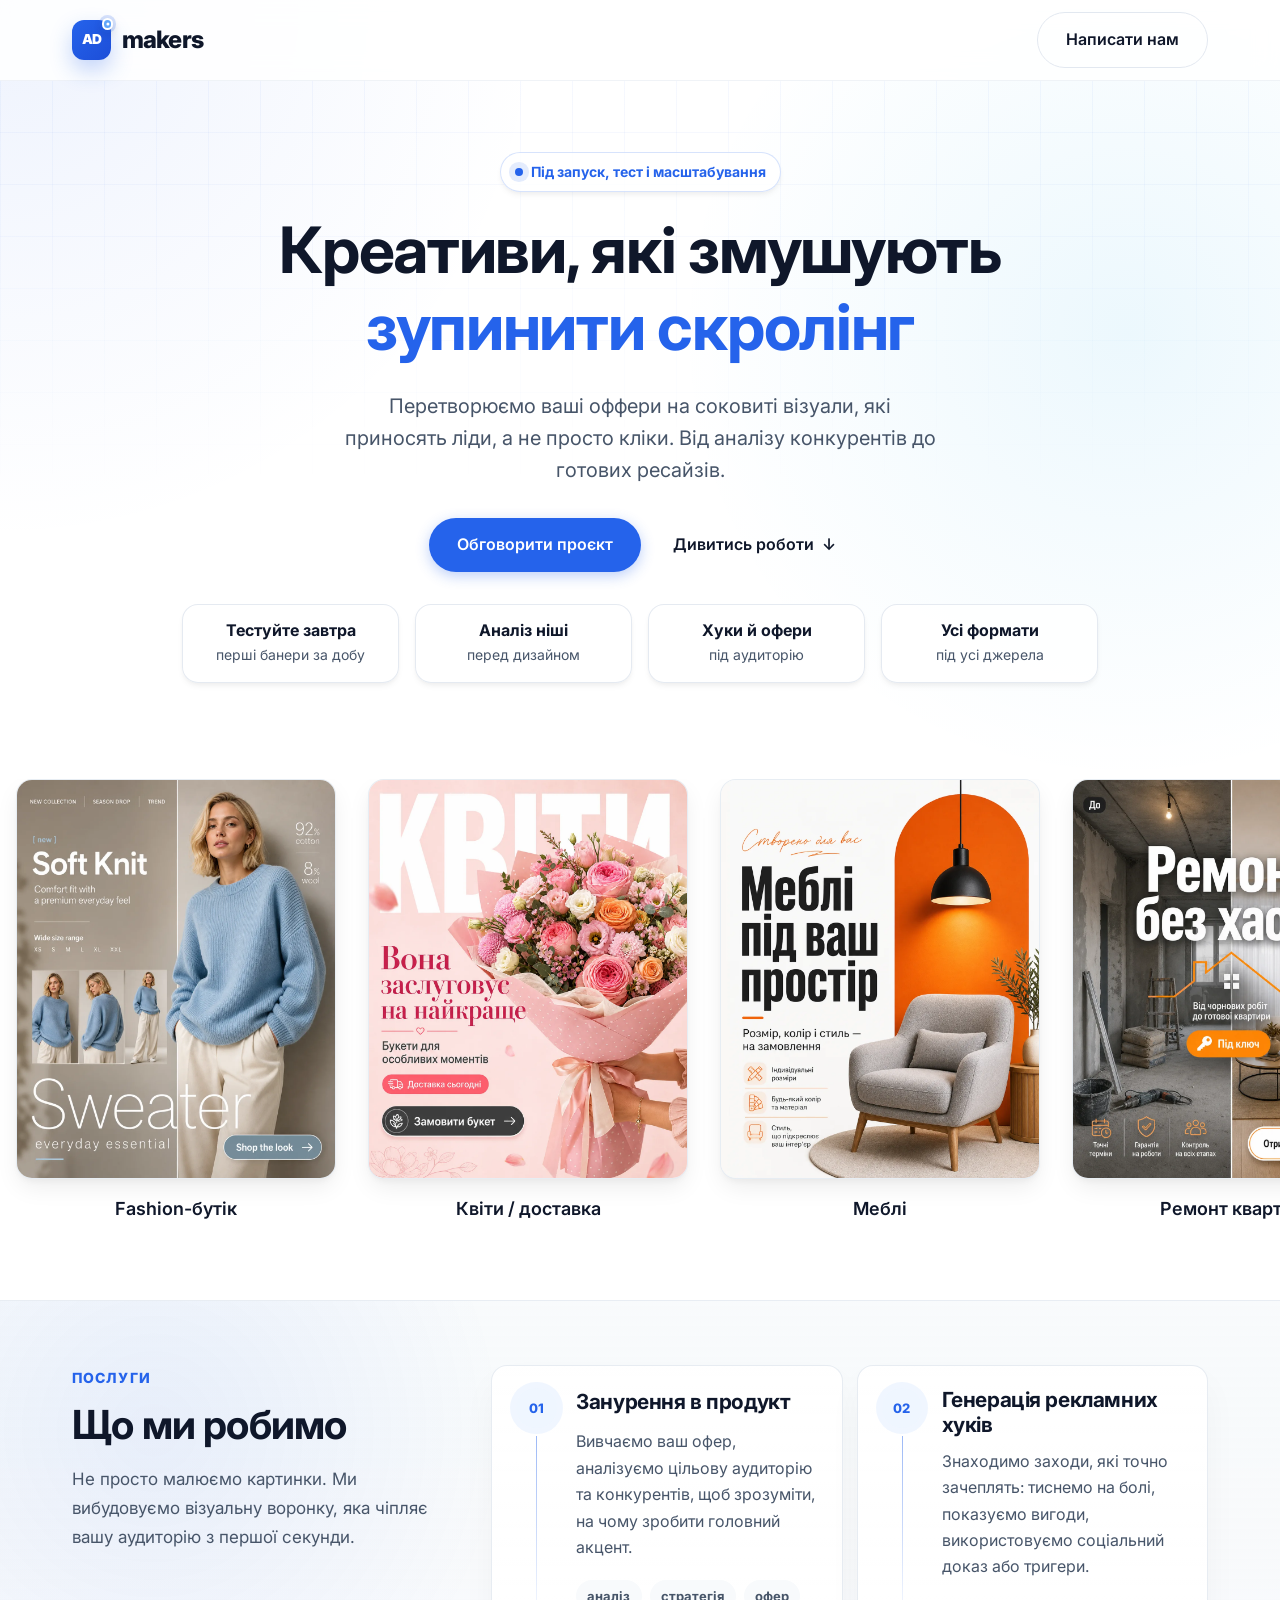
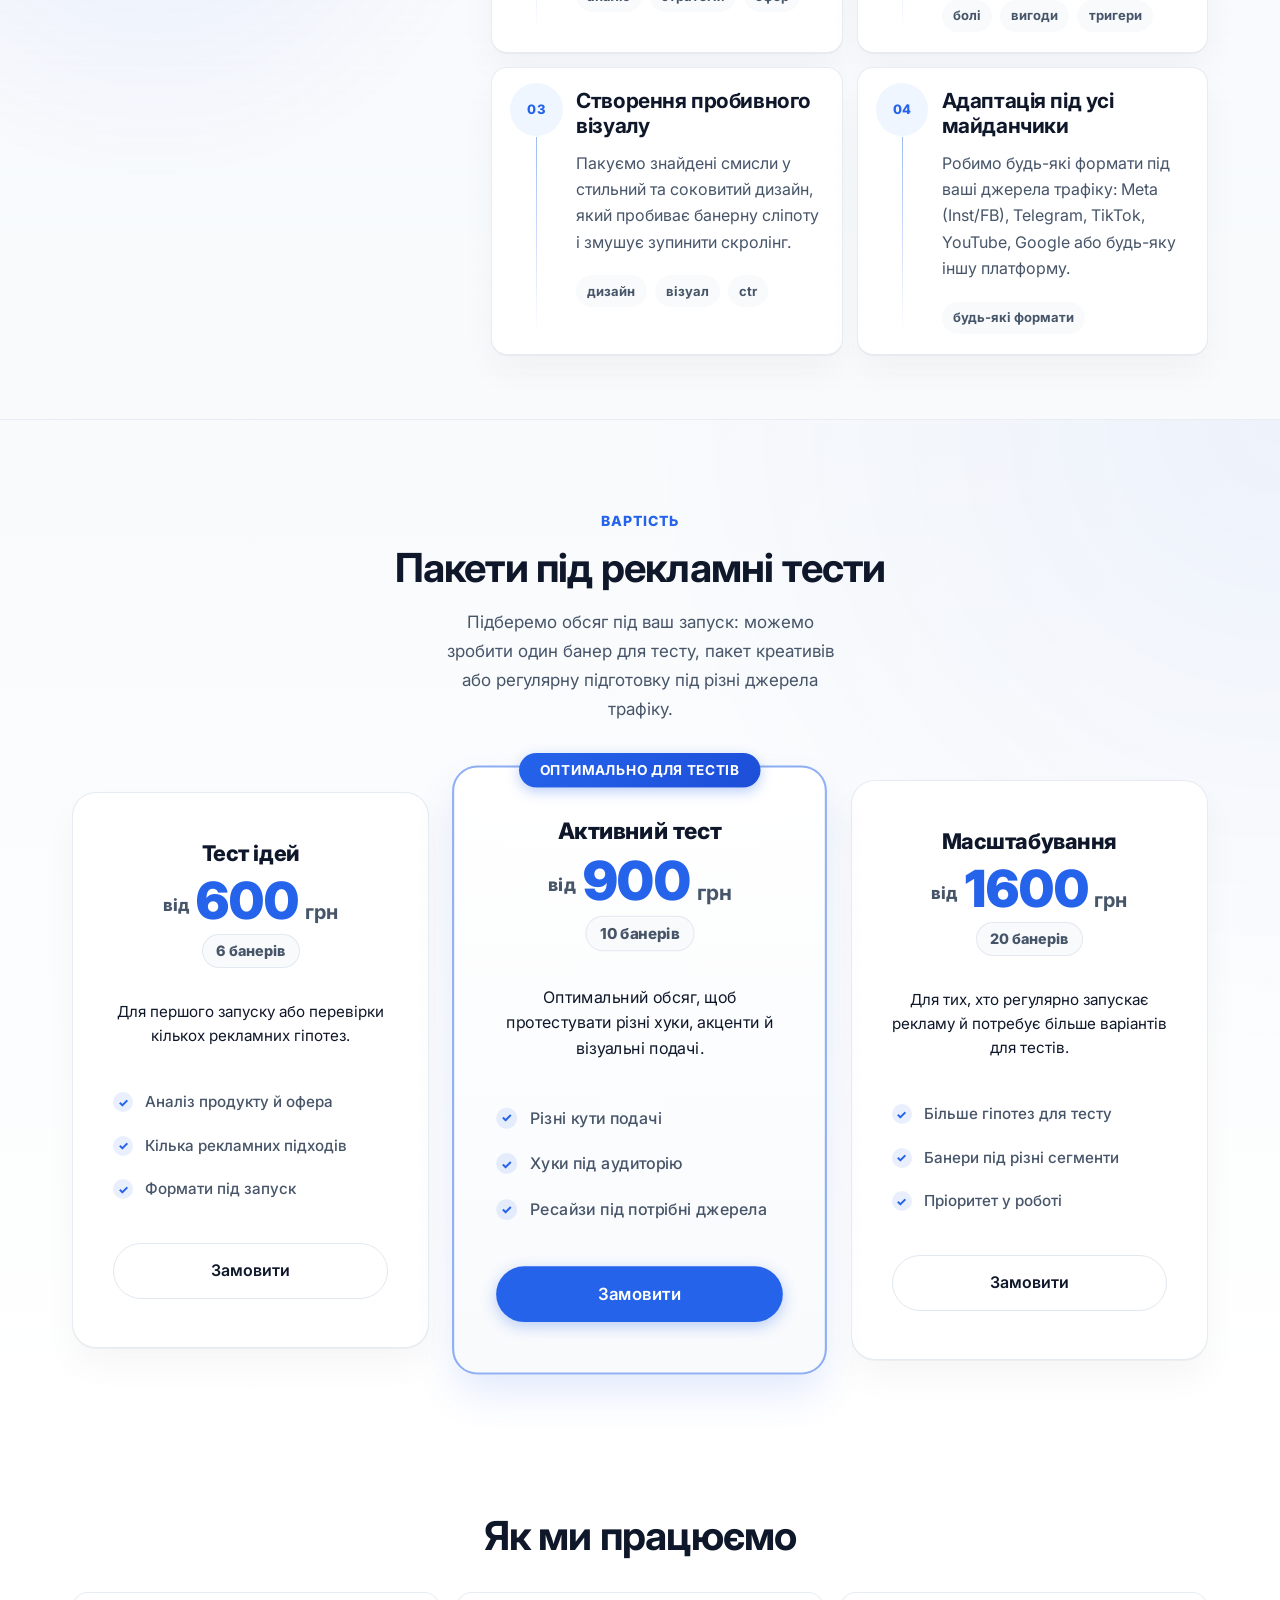
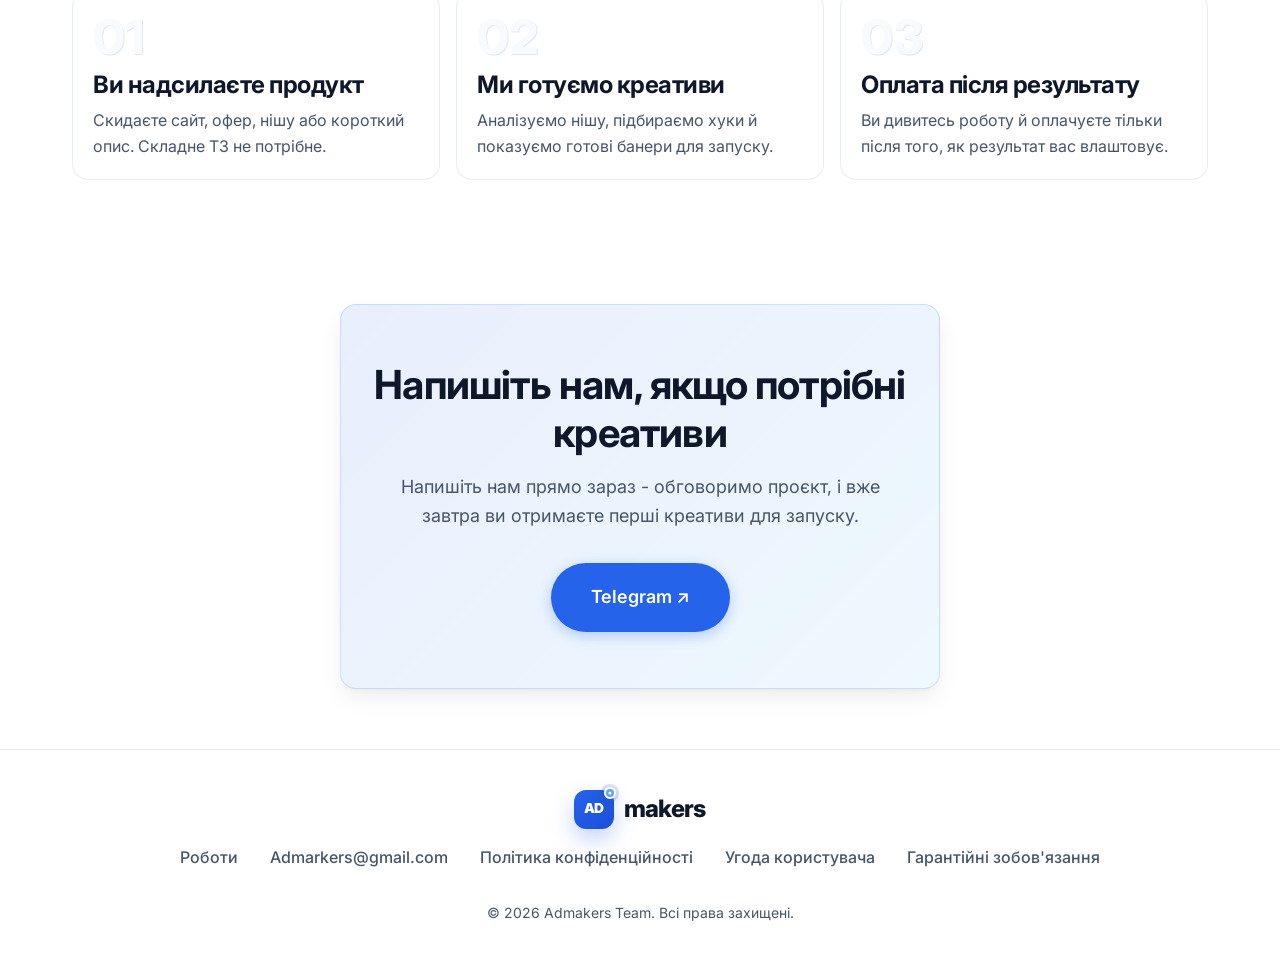
<file: index.html>
<!DOCTYPE html>
<html lang="uk">
<head>
    <meta charset="UTF-8">
    <meta name="viewport" content="width=device-width, initial-scale=1.0">
    <title>Admakers | Креативи для реклами</title>
    <meta name="description" content="Розробляємо статичні рекламні креативи для бізнесу: аналізуємо конкурентів, підбираємо хуки й готуємо банери для запуску.">
    <link rel="icon" href="favicon.svg" type="image/svg+xml">
    <link rel="alternate icon" href="favicon-64.png" type="image/png">
    <link rel="apple-touch-icon" href="favicon-64.png">
    <link rel="stylesheet" href="style.css?v=pricing-volume-payment">
    <link rel="preconnect" href="https://fonts.googleapis.com">
    <link rel="preconnect" href="https://fonts.gstatic.com" crossorigin>
    <link href="https://fonts.googleapis.com/css2?family=Inter:wght@300;400;500;600;700&display=swap" rel="stylesheet">
    <!-- Meta Pixel Code -->
    <script>
        !function(f,b,e,v,n,t,s)
        {if(f.fbq)return;n=f.fbq=function(){n.callMethod?
        n.callMethod.apply(n,arguments):n.queue.push(arguments)};
        if(!f._fbq)f._fbq=n;n.push=n;n.loaded=!0;n.version='2.0';
        n.queue=[];t=b.createElement(e);t.async=!0;
        t.src=v;s=b.getElementsByTagName(e)[0];
        s.parentNode.insertBefore(t,s)}(window, document,'script',
        'https://connect.facebook.net/en_US/fbevents.js');
        fbq('init', '3668855663966648');
        fbq('track', 'PageView');
    </script>
    <noscript>
        <img height="1" width="1" style="display:none"
            src="https://www.facebook.com/tr?id=3668855663966648&ev=PageView&noscript=1">
    </noscript>
    <!-- End Meta Pixel Code -->
</head>
<body>

    <!-- Header -->
    <header class="header">
        <div class="container header-inner">
            <div class="logo">
                <span class="logo-mark" aria-hidden="true">
                    <span class="logo-mark-text">AD</span>
                    <span class="logo-click"></span>
                </span>
                <span class="logo-text">makers</span>
            </div>
            <a href="#contact" class="btn btn-outline">Написати нам</a>
        </div>
    </header>

    <!-- Hero Section -->
    <section class="hero fade-in">
        <div class="container hero-inner">
            <div class="hero-badge">Під запуск, тест і масштабування</div>
            <h1 class="hero-title">Креативи, які змушують <span class="text-accent">зупинити скролінг</span></h1>
            <p class="hero-subtitle">Перетворюємо ваші оффери на соковиті візуали, які приносять ліди, а не просто кліки. Від аналізу конкурентів до готових ресайзів.</p>
            <div class="hero-actions">
                <a href="#contact" class="btn btn-primary">Обговорити проєкт</a>
                <a href="#gallery" class="btn btn-text">Дивитись роботи <span>&darr;</span></a>
            </div>
            <div class="hero-stats" aria-label="Переваги роботи з Admakers">
                <div class="hero-stat">
                    <strong>Тестуйте завтра</strong>
                    <span>перші банери за добу</span>
                </div>
                <div class="hero-stat">
                    <strong>Аналіз ніші</strong>
                    <span>перед дизайном</span>
                </div>
                <div class="hero-stat">
                    <strong>Хуки й офери</strong>
                    <span>під аудиторію</span>
                </div>
                <div class="hero-stat">
                    <strong>Усі формати</strong>
                    <span>під усі джерела</span>
                </div>
            </div>
        </div>
    </section>

    <!-- Gallery Section -->
    <section id="gallery" class="gallery fade-in" aria-label="Приклади рекламних банерів">
        <div class="gallery-scroll-container">
            <div class="gallery-track">
                <div class="gallery-item">
                    <div class="gallery-image-wrapper">
                        <picture>
                            <source srcset="images/fash1.webp" type="image/webp">
                            <img src="images/fash1.webp" alt="Fashion boutique creative" width="1122" height="1402" loading="lazy" decoding="async">
                        </picture>
                    </div>
                    <p class="gallery-caption">Fashion-бутік</p>
                </div>
                <div class="gallery-item">
                    <div class="gallery-image-wrapper">
                        <picture>
                            <source srcset="images/flow.webp" type="image/webp">
                            <img src="images/flow.webp" alt="Flower delivery creative" width="1122" height="1402" loading="lazy" decoding="async">
                        </picture>
                    </div>
                    <p class="gallery-caption">Квіти / доставка</p>
                </div>
                <div class="gallery-item">
                    <div class="gallery-image-wrapper">
                        <picture>
                            <source srcset="images/meb.webp" type="image/webp">
                            <img src="images/meb.webp" alt="Furniture creative" width="1122" height="1402" loading="lazy" decoding="async">
                        </picture>
                    </div>
                    <p class="gallery-caption">Меблі</p>
                </div>
                <div class="gallery-item">
                    <div class="gallery-image-wrapper">
                        <picture>
                            <source srcset="images/remont.webp" type="image/webp">
                            <img src="images/remont.webp" alt="Renovation creative" width="1122" height="1402" loading="lazy" decoding="async">
                        </picture>
                    </div>
                    <p class="gallery-caption">Ремонт квартир</p>
                </div>
                <div class="gallery-item">
                    <div class="gallery-image-wrapper">
                        <picture>
                            <source srcset="images/truvoga.webp" type="image/webp">
                            <img src="images/truvoga.webp" alt="Psychology creative" width="1122" height="1402" loading="lazy" decoding="async">
                        </picture>
                    </div>
                    <p class="gallery-caption">Психологія</p>
                </div>
                <div class="gallery-item">
                    <div class="gallery-image-wrapper">
                        <picture>
                            <source srcset="images/xome.webp" type="image/webp">
                            <img src="images/xome.webp" alt="Home goods creative" width="1122" height="1402" loading="lazy" decoding="async">
                        </picture>
                    </div>
                    <p class="gallery-caption">Дизайн інтер'єру</p>
                </div>
                <div class="gallery-item">
                    <div class="gallery-image-wrapper">
                        <picture>
                            <source srcset="images/yoga.webp" type="image/webp">
                            <img src="images/yoga.webp" alt="Yoga creative" width="1122" height="1402" loading="lazy" decoding="async">
                        </picture>
                    </div>
                    <p class="gallery-caption">Йога / фітнес</p>
                </div>
                <div class="gallery-item">
                    <div class="gallery-image-wrapper">
                        <picture>
                            <source srcset="images/pizza.webp" type="image/webp">
                            <img src="images/pizza.webp" alt="Pizza creative" width="1092" height="1440" loading="lazy" decoding="async">
                        </picture>
                    </div>
                    <p class="gallery-caption">Піца</p>
                </div>
                <div class="gallery-item">
                    <div class="gallery-image-wrapper">
                        <picture>
                            <source srcset="images/kids.webp" type="image/webp">
                            <img src="images/kids.webp" alt="Kids goods creative" width="1092" height="1440" loading="lazy" decoding="async">
                        </picture>
                    </div>
                    <p class="gallery-caption">Дитячі товари</p>
                </div>
                <div class="gallery-item">
                    <div class="gallery-image-wrapper">
                        <picture>
                            <source srcset="images/pet.webp" type="image/webp">
                            <img src="images/pet.webp" alt="Pet supplies creative" width="1122" height="1402" loading="lazy" decoding="async">
                        </picture>
                    </div>
                    <p class="gallery-caption">Товари для улюбленців</p>
                </div>
                <div class="gallery-item">
                    <div class="gallery-image-wrapper">
                        <picture>
                            <source srcset="images/gym.webp" type="image/webp">
                            <img src="images/gym.webp" alt="Gym creative" width="1122" height="1402" loading="lazy" decoding="async">
                        </picture>
                    </div>
                    <p class="gallery-caption">Фітнес-зал</p>
                </div>
                <div class="gallery-item">
                    <div class="gallery-image-wrapper">
                        <picture>
                            <source srcset="images/skincare-ad.webp" type="image/webp">
                            <img src="images/skincare-ad.webp" alt="Beauty creative" width="1122" height="1402" loading="lazy" decoding="async">
                        </picture>
                    </div>
                    <p class="gallery-caption">Бренд косметики</p>
                </div>
                <div class="gallery-item">
                    <div class="gallery-image-wrapper">
                        <picture>
                            <source srcset="images/fashion-essentials-ad-1080x1350.webp" type="image/webp">
                            <img src="images/fashion-essentials-ad-1080x1350.webp" alt="E-commerce creative" width="1080" height="1350" loading="lazy" decoding="async">
                        </picture>
                    </div>
                    <p class="gallery-caption">E-commerce одяг</p>
                </div>
                <div class="gallery-item">
                    <div class="gallery-image-wrapper">
                        <picture>
                            <source srcset="images/fod.webp" type="image/webp">
                            <img src="images/fod.webp" alt="Food delivery creative" width="1122" height="1402" loading="lazy" decoding="async">
                        </picture>
                    </div>
                    <p class="gallery-caption">Ресторан / доставка їжі</p>
                </div>
                <div class="gallery-item">
                    <div class="gallery-image-wrapper">
                        <picture>
                            <source srcset="images/trev.webp" type="image/webp">
                            <img src="images/trev.webp" alt="Travel agency creative" width="1092" height="1440" loading="lazy" decoding="async">
                        </picture>
                    </div>
                    <p class="gallery-caption">Туристична агенція</p>
                </div>
                <div class="gallery-item">
                    <div class="gallery-image-wrapper">
                        <picture>
                            <source srcset="images/fash.webp" type="image/webp">
                            <img src="images/fash.webp" alt="Fashion creative" width="1122" height="1402" loading="lazy" decoding="async">
                        </picture>
                    </div>
                    <p class="gallery-caption">Мода / одяг</p>
                </div>
            </div>
        </div>
    </section>

    <!-- What We Do -->
    <section id="services" class="services fade-in">
        <div class="container services-inner">
            <div class="section-heading">
                <span class="section-kicker">Послуги</span>
                <h2 class="section-title">Що ми робимо</h2>
                <p class="section-lead">Не просто малюємо картинки. Ми вибудовуємо візуальну воронку, яка чіпляє вашу аудиторію з першої секунди.</p>
            </div>
            <div class="services-grid">
                <div class="service-card">
                    <div class="service-marker">01</div>
                    <h3 class="service-title">Занурення в продукт</h3>
                    <p class="service-desc">Вивчаємо ваш офер, аналізуємо цільову аудиторію та конкурентів, щоб зрозуміти, на чому зробити головний акцент.</p>
                    <div class="service-tags">
                        <span>аналіз</span>
                        <span>стратегія</span>
                        <span>офер</span>
                    </div>
                </div>
                <div class="service-card">
                    <div class="service-marker">02</div>
                    <h3 class="service-title">Генерація рекламних хуків</h3>
                    <p class="service-desc">Знаходимо заходи, які точно зачеплять: тиснемо на болі, показуємо вигоди, використовуємо соціальний доказ або тригери.</p>
                    <div class="service-tags">
                        <span>болі</span>
                        <span>вигоди</span>
                        <span>тригери</span>
                    </div>
                </div>
                <div class="service-card">
                    <div class="service-marker">03</div>
                    <h3 class="service-title">Створення пробивного візуалу</h3>
                    <p class="service-desc">Пакуємо знайдені смисли у стильний та соковитий дизайн, який пробиває банерну сліпоту і змушує зупинити скролінг.</p>
                    <div class="service-tags">
                        <span>дизайн</span>
                        <span>візуал</span>
                        <span>ctr</span>
                    </div>
                </div>
                <div class="service-card">
                    <div class="service-marker">04</div>
                    <h3 class="service-title">Адаптація під усі майданчики</h3>
                    <p class="service-desc">Робимо будь-які формати під ваші джерела трафіку: Meta (Inst/FB), Telegram, TikTok, YouTube, Google або будь-яку іншу платформу.</p>
                    <div class="service-tags">
                        <span>будь-які формати</span>
                    </div>
                </div>
            </div>
        </div>
    </section>

    <!-- Pricing Section -->
    <section id="pricing" class="pricing fade-in">
        <div class="container">
            <div class="pricing-header">
                <span class="section-kicker">Вартість</span>
                <h2 class="section-title">Пакети під рекламні тести</h2>
                <p class="section-lead">Підберемо обсяг під ваш запуск: можемо зробити один банер для тесту, пакет креативів або регулярну підготовку під різні джерела трафіку.</p>
            </div>
            <div class="pricing-grid">
                <div class="pricing-card">
                    <h3 class="package-name">Тест ідей</h3>
                    <div class="package-amount"><span class="price-prefix">від</span>600<span>грн</span></div>
                    <span class="package-period">6 банерів</span>
                    <p class="package-desc">Для першого запуску або перевірки кількох рекламних гіпотез.</p>
                    <ul class="package-features">
                        <li>Аналіз продукту й офера</li>
                        <li>Кілька рекламних підходів</li>
                        <li>Формати під запуск</li>
                    </ul>
                    <a href="#contact" class="btn btn-outline" style="width: 100%;">Замовити</a>
                </div>
                <div class="pricing-card popular">
                    <div class="badge">Оптимально для тестів</div>
                    <h3 class="package-name">Активний тест</h3>
                    <div class="package-amount"><span class="price-prefix">від</span>900<span>грн</span></div>
                    <span class="package-period">10 банерів</span>
                    <p class="package-desc">Оптимальний обсяг, щоб протестувати різні хуки, акценти й візуальні подачі.</p>
                    <ul class="package-features">
                        <li>Різні кути подачі</li>
                        <li>Хуки під аудиторію</li>
                        <li>Ресайзи під потрібні джерела</li>
                    </ul>
                    <a href="#contact" class="btn btn-primary" style="width: 100%;">Замовити</a>
                </div>
                <div class="pricing-card">
                    <h3 class="package-name">Масштабування</h3>
                    <div class="package-amount"><span class="price-prefix">від</span>1600<span>грн</span></div>
                    <span class="package-period">20 банерів</span>
                    <p class="package-desc">Для тих, хто регулярно запускає рекламу й потребує більше варіантів для тестів.</p>
                    <ul class="package-features">
                        <li>Більше гіпотез для тесту</li>
                        <li>Банери під різні сегменти</li>
                        <li>Пріоритет у роботі</li>
                    </ul>
                    <a href="#contact" class="btn btn-outline" style="width: 100%;">Замовити</a>
                </div>
            </div>
        </div>
    </section>

    <!-- How It Works -->
    <section id="process" class="how-it-works fade-in">
        <div class="container">
            <h2 class="section-title">Як ми працюємо</h2>
            <div class="steps-grid">
                <div class="step-card">
                    <div class="step-number">01</div>
                    <h3 class="step-title">Ви надсилаєте продукт</h3>
                    <p class="step-desc">Скидаєте сайт, офер, нішу або короткий опис. Складне ТЗ не потрібне.</p>
                </div>
                <div class="step-card">
                    <div class="step-number">02</div>
                    <h3 class="step-title">Ми готуємо креативи</h3>
                    <p class="step-desc">Аналізуємо нішу, підбираємо хуки й показуємо готові банери для запуску.</p>
                </div>
                <div class="step-card">
                    <div class="step-number">03</div>
                    <h3 class="step-title">Оплата після результату</h3>
                    <p class="step-desc">Ви дивитесь роботу й оплачуєте тільки після того, як результат вас влаштовує.</p>
                </div>
            </div>
        </div>
    </section>

    <!-- CTA Section -->
    <section id="contact" class="cta-section fade-in">
        <div class="container cta-inner">
            <h2 class="cta-title">Напишіть нам, якщо потрібні креативи</h2>
            <p class="cta-text">Напишіть нам прямо зараз - обговоримо проєкт, і вже завтра ви отримаєте перші креативи для запуску.</p>
            <div class="cta-actions">
                <a href="https://t.me/admakerslab" target="_blank" rel="noopener" class="btn btn-primary btn-large" data-lead-event="telegram">Telegram ↗</a>
            </div>
        </div>
    </section>

    <!-- Footer -->
    <footer class="footer">
        <div class="container footer-inner">
            <div class="logo">
                <span class="logo-mark" aria-hidden="true">
                    <span class="logo-mark-text">AD</span>
                    <span class="logo-click"></span>
                </span>
                <span class="logo-text">makers</span>
            </div>
            <div class="footer-links">
                <a href="#gallery">Роботи</a>
                <a href="mailto:Admarkers@gmail.com">Admarkers@gmail.com</a>
                <a href="privacy-policy.html">Політика конфіденційності</a>
                <a href="user-agreement.html">Угода користувача</a>
                <a href="warranty.html">Гарантійні зобов'язання</a>
            </div>
            <div class="footer-copy">
                &copy; 2026 Admakers Team. Всі права захищені.
            </div>
        </div>
    </footer>

    <script src="script.js?v=gallery-anchor-reset"></script>
</body>
</html>
</file>
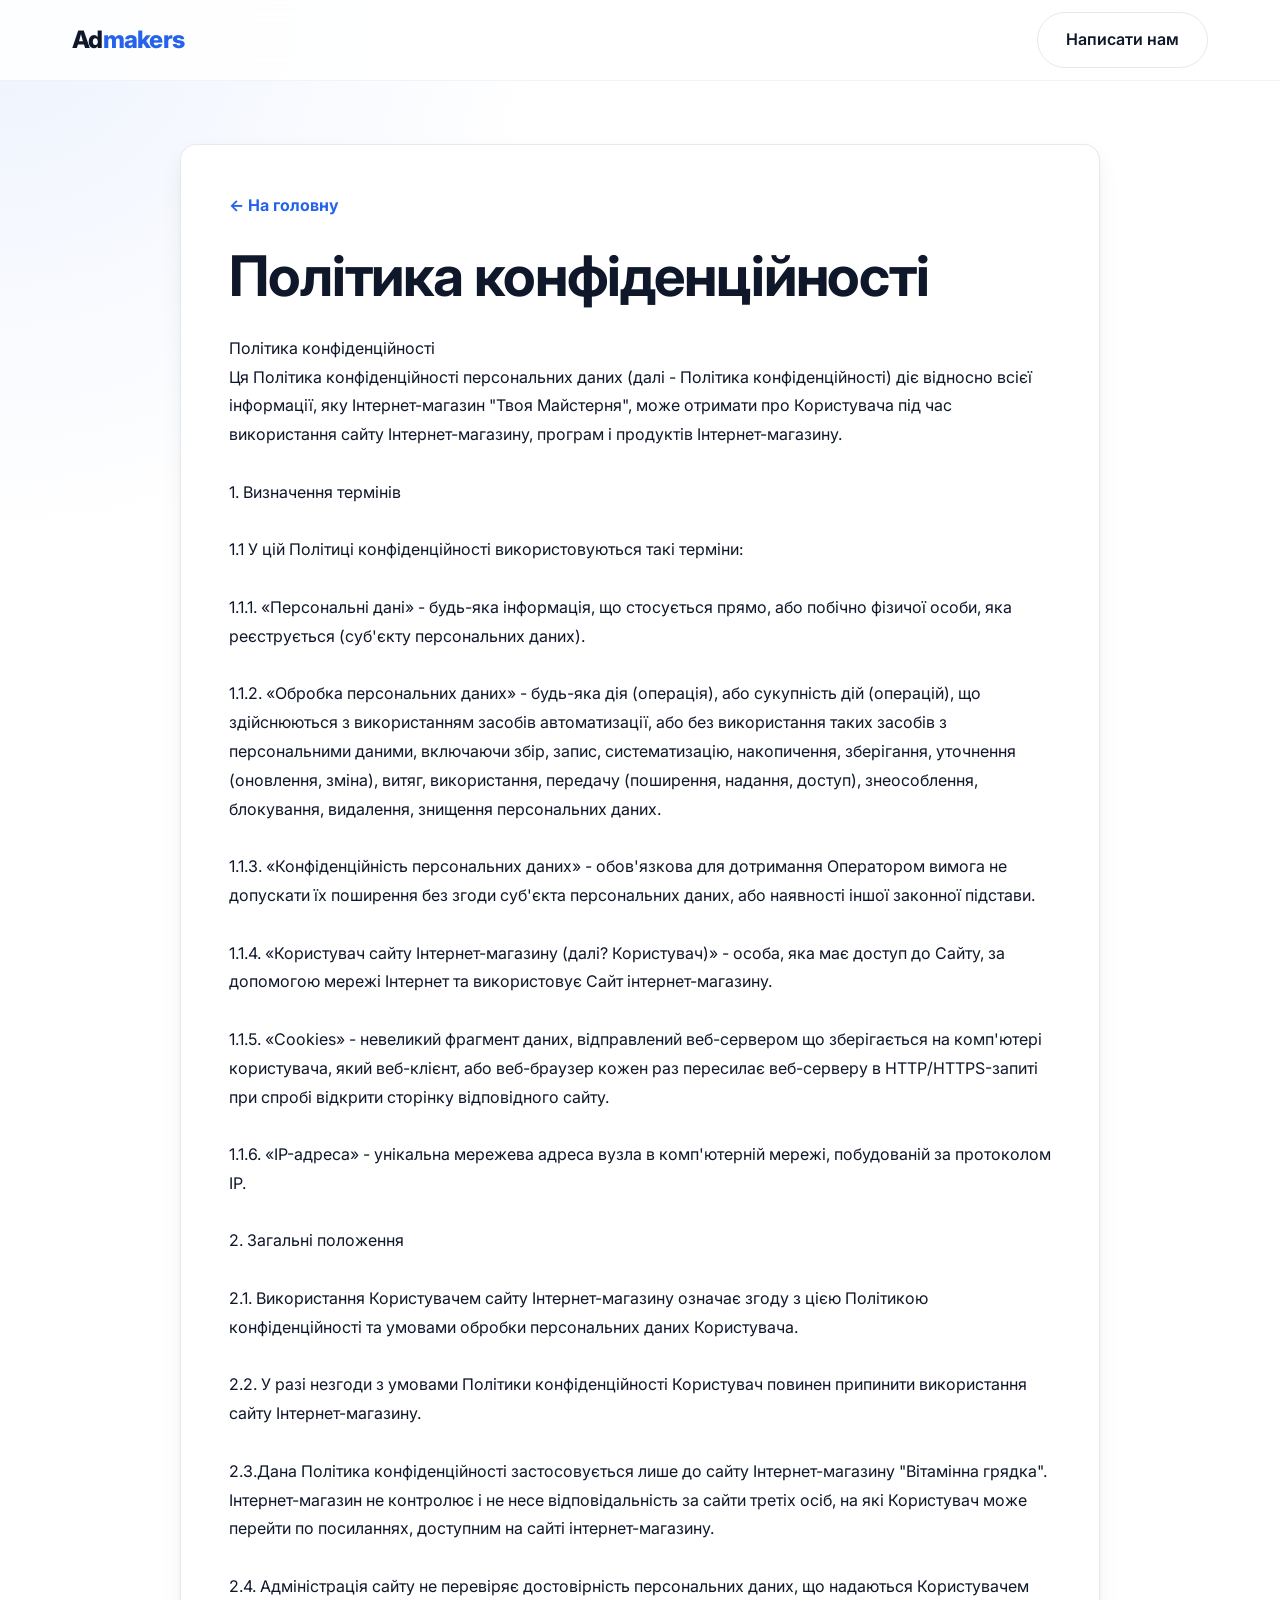
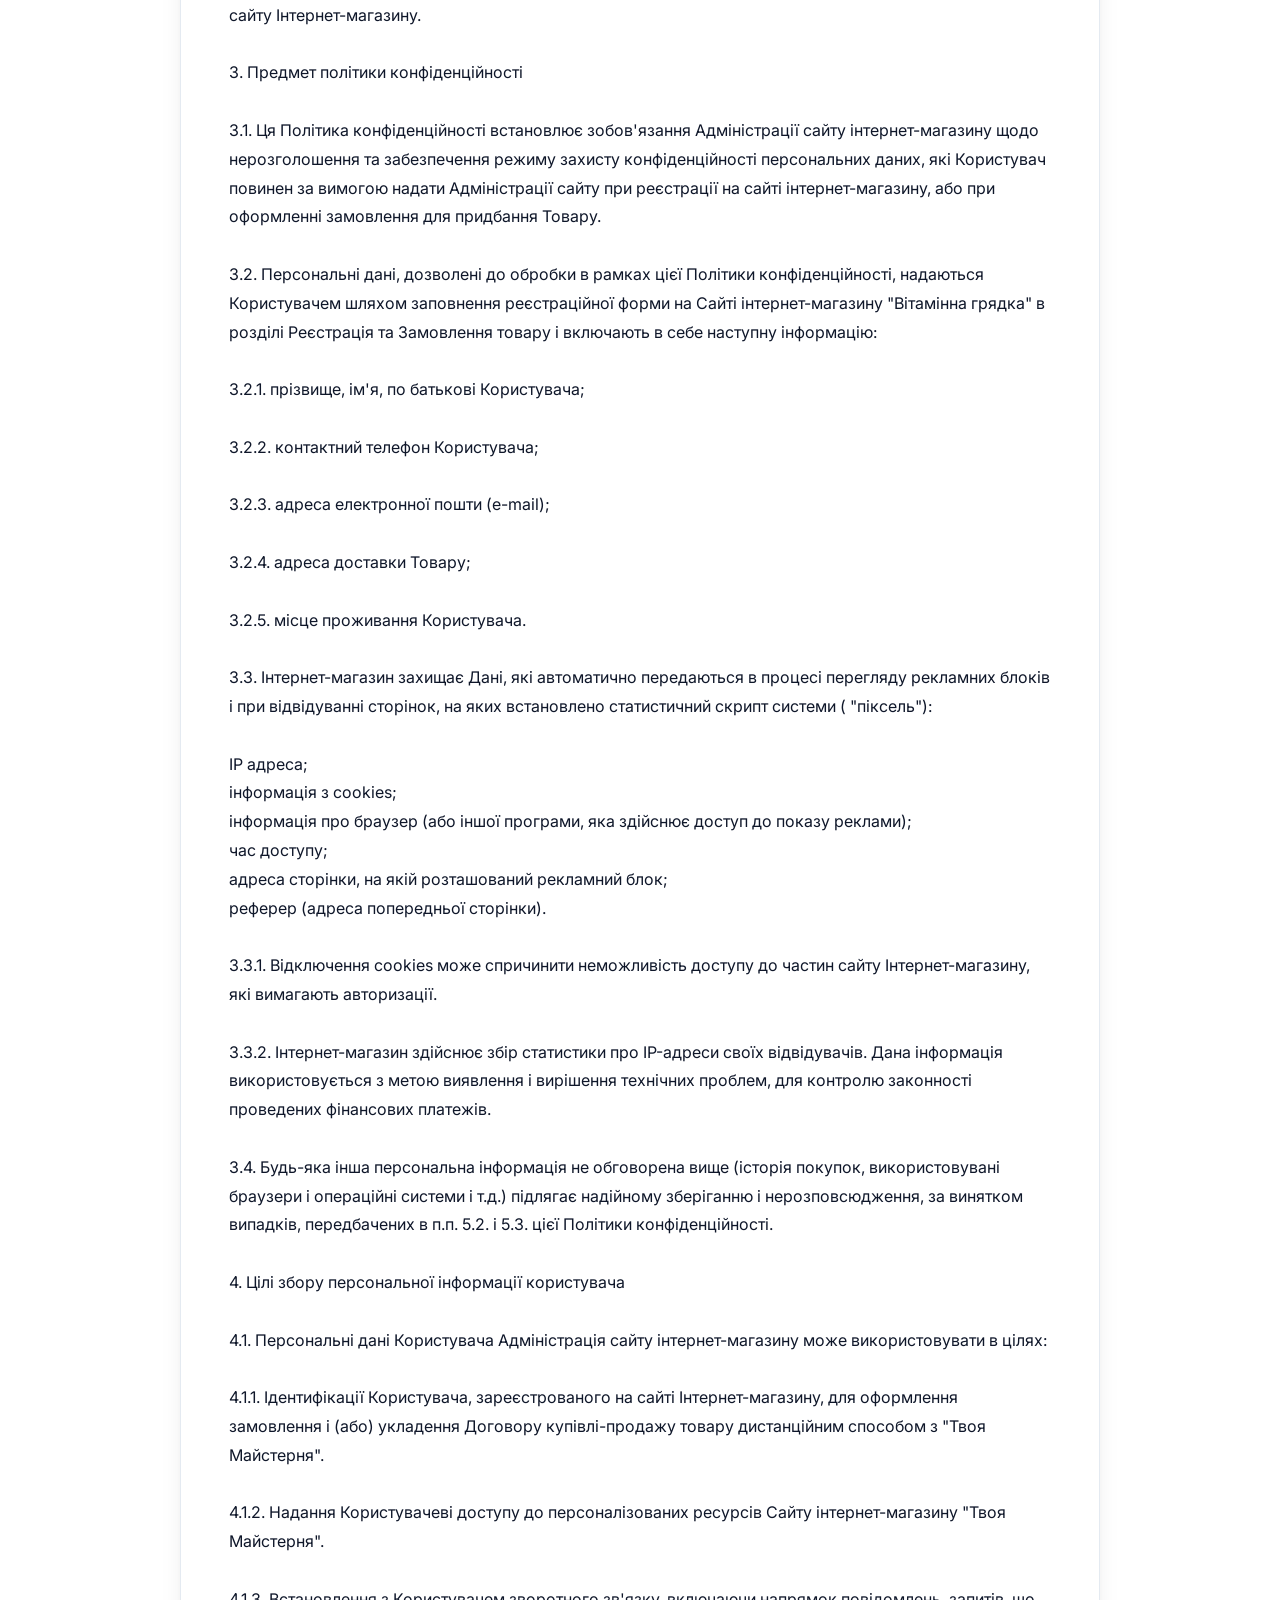
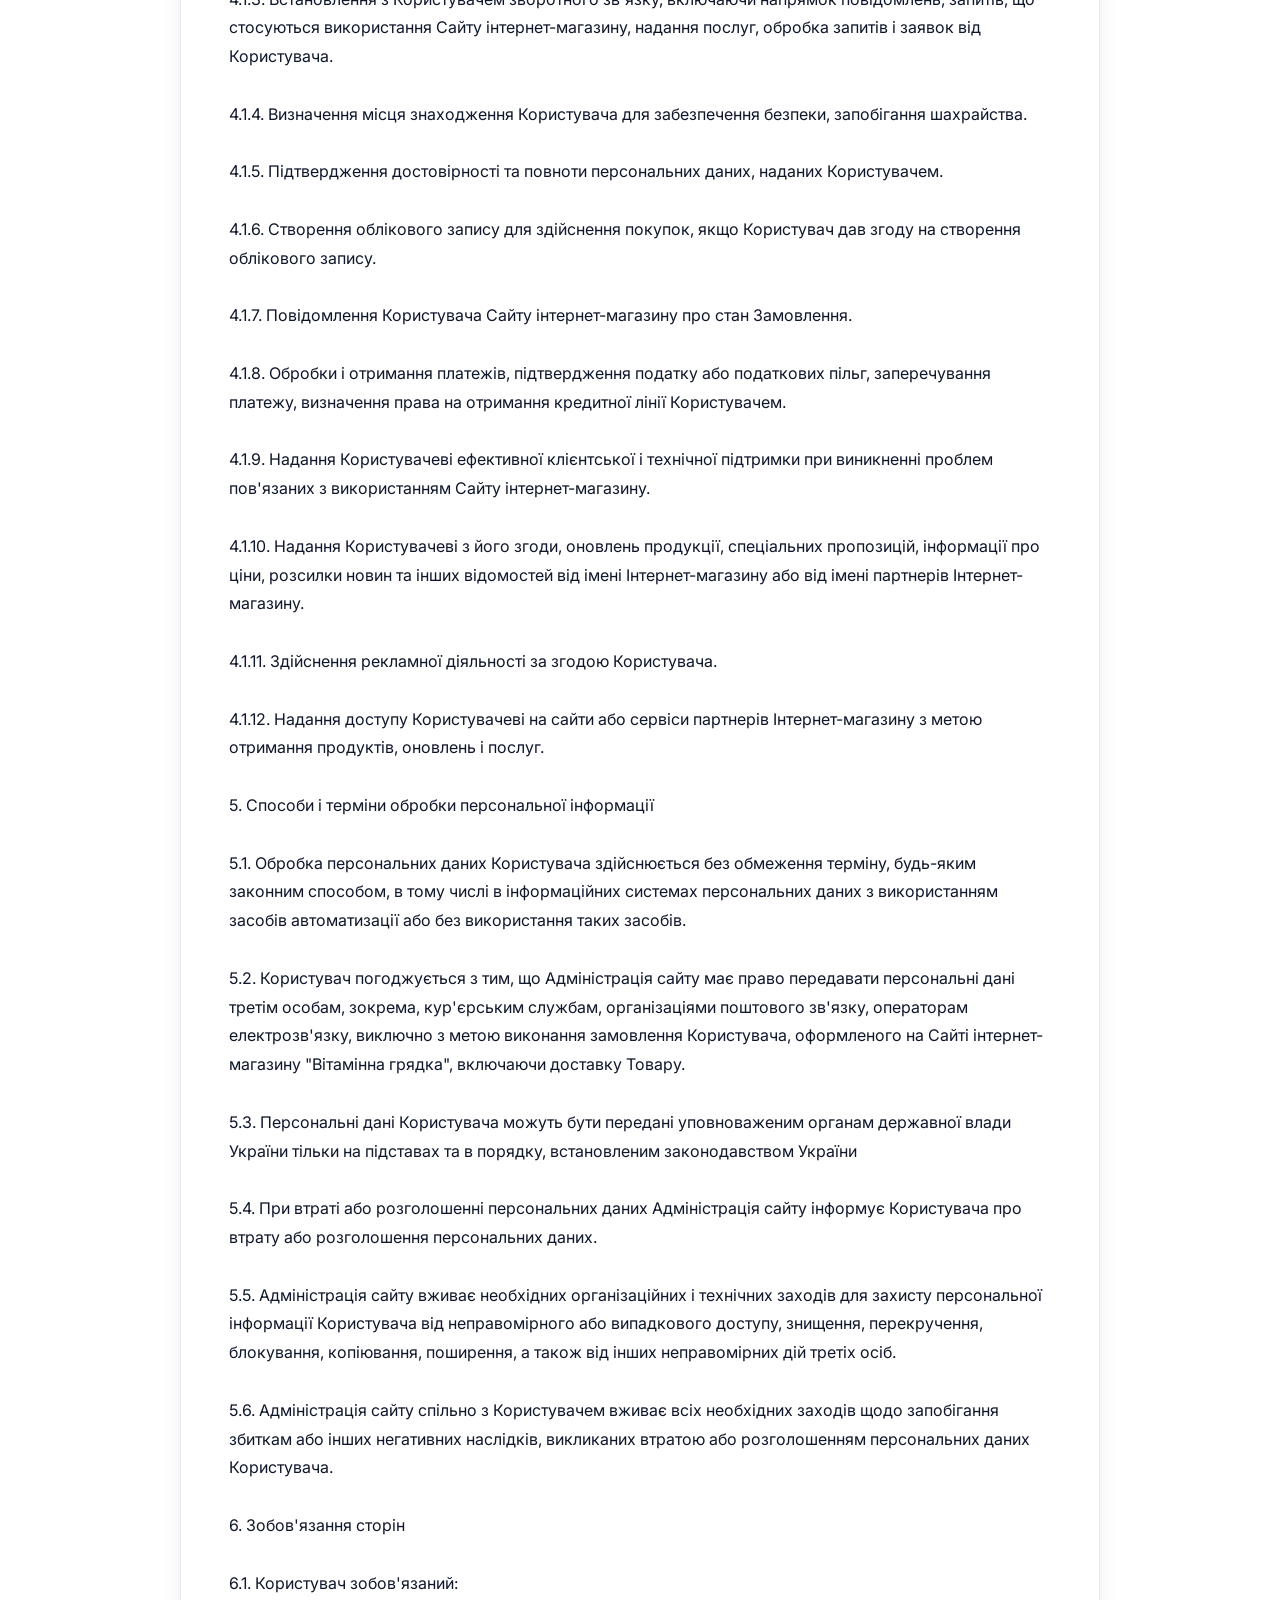
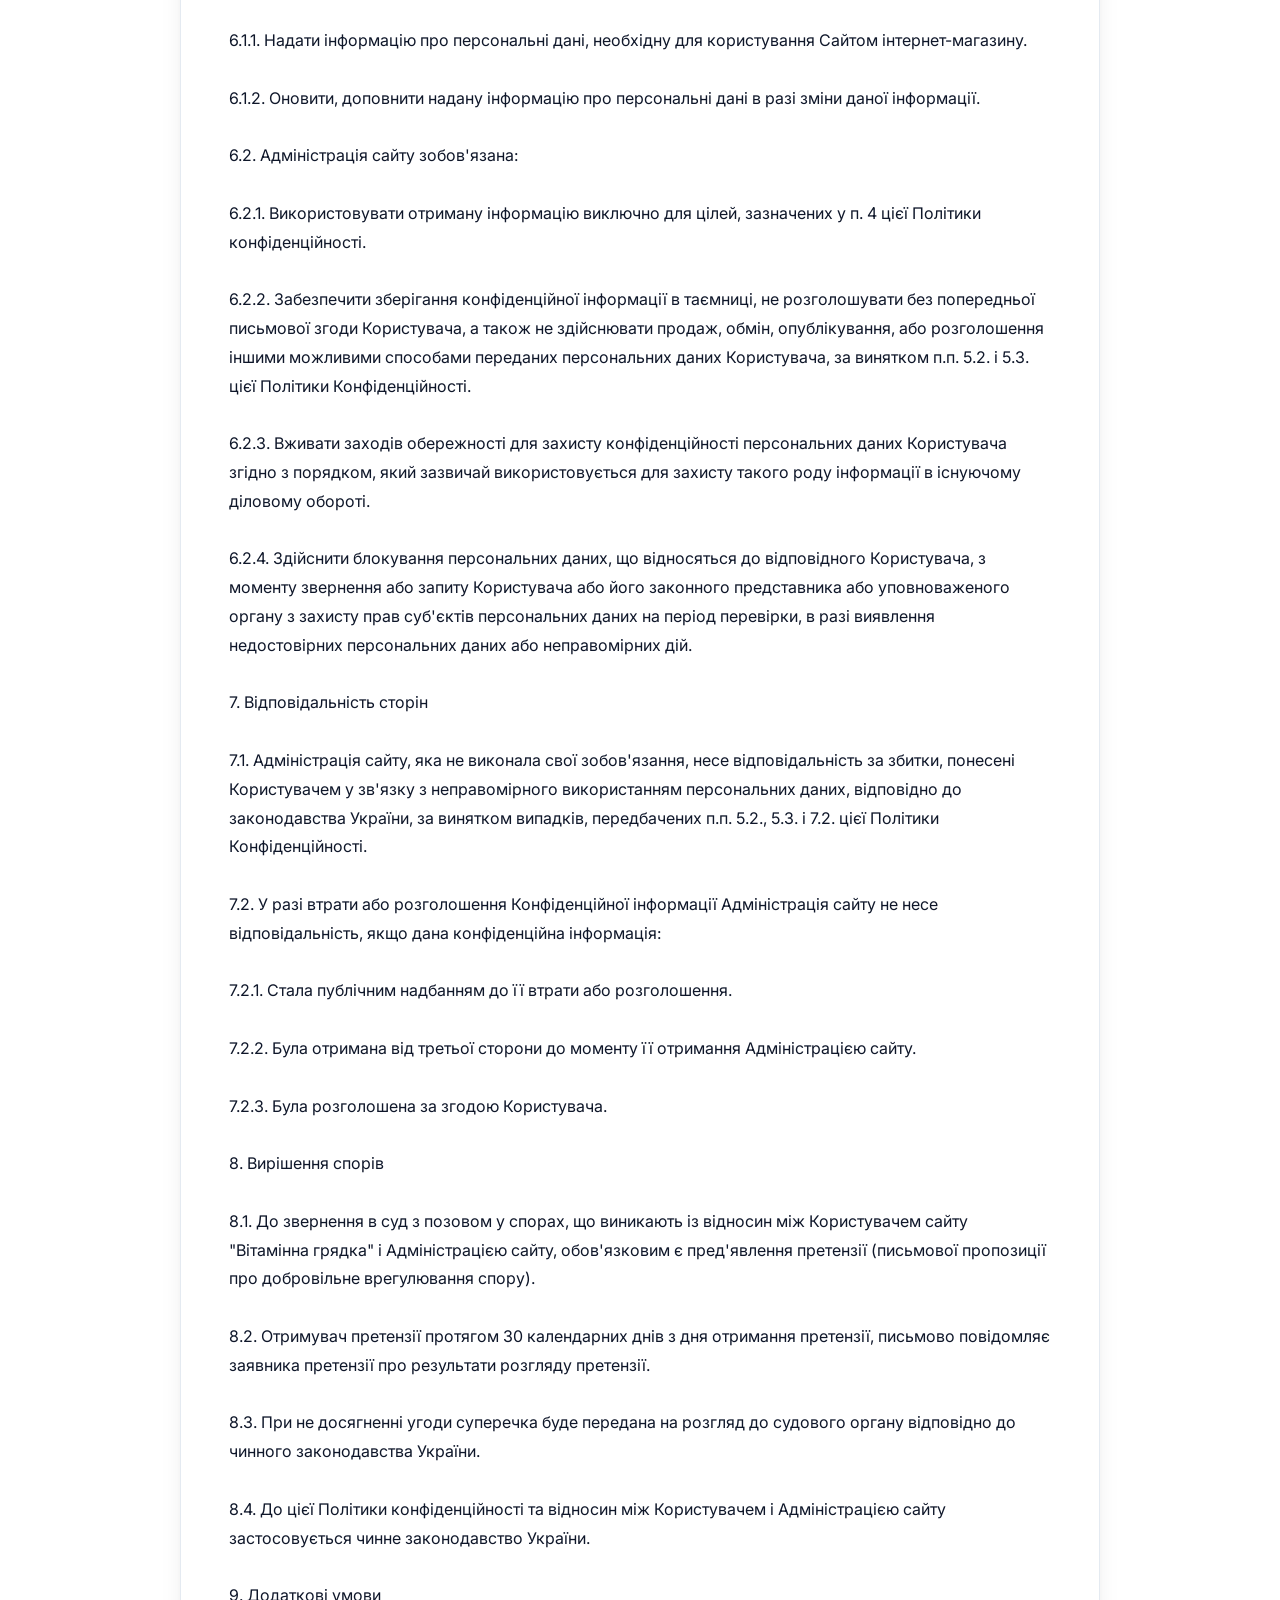
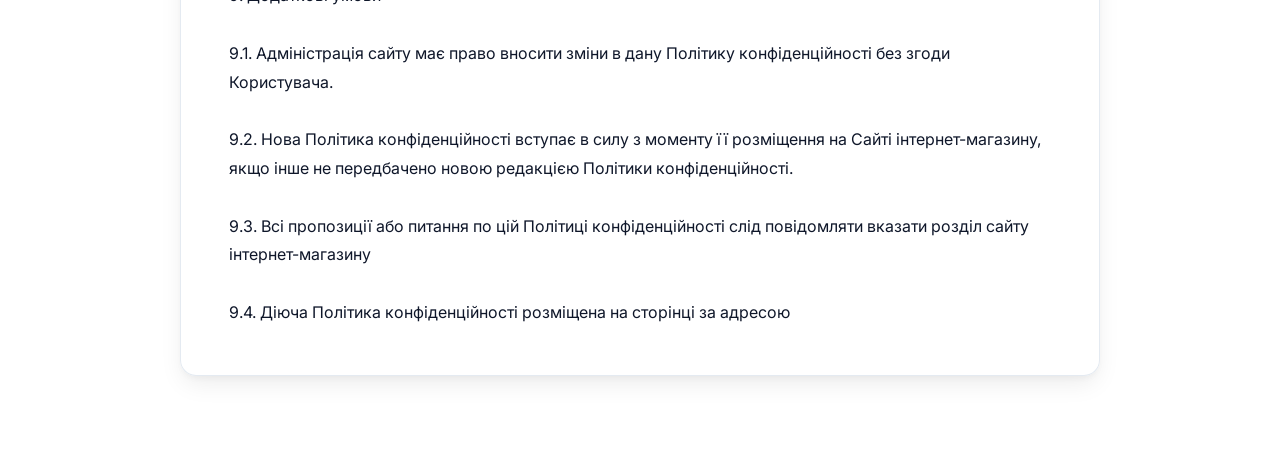
<file: privacy-policy.html>
<!DOCTYPE html>
<html lang="uk">
<head>
    <meta charset="UTF-8">
    <meta name="viewport" content="width=device-width, initial-scale=1.0">
    <title>Політика конфіденційності | Admakers</title>
    <meta name="description" content="Політика конфіденційності сайту Admakers.">
    <link rel="icon" href="favicon.svg" type="image/svg+xml">
    <link rel="alternate icon" href="favicon-64.png" type="image/png">
    <link rel="apple-touch-icon" href="favicon-64.png">
    <link rel="stylesheet" href="style.css?v=pricing-volume-payment">
    <link rel="preconnect" href="https://fonts.googleapis.com">
    <link rel="preconnect" href="https://fonts.gstatic.com" crossorigin>
    <link href="https://fonts.googleapis.com/css2?family=Inter:wght@300;400;500;600;700&display=swap" rel="stylesheet">
</head>
<body class="legal-page">
    <header class="header">
        <div class="container header-inner">
            <a href="index.html" class="logo">
                <span class="logo-text">Ad<span class="text-accent">makers</span></span>
            </a>
            <a href="index.html#contact" class="btn btn-outline">Написати нам</a>
        </div>
    </header>

    <main id="main-content" class="legal-main">
        <div class="container">
            <article class="legal-document">
                <a class="legal-back" href="index.html">← На головну</a>
                <h1 class="legal-title">Політика конфіденційності</h1>
                <pre class="legal-text">Політика конфіденційності
Ця Політика конфіденційності персональних даних (далі - Політика конфіденційності) діє відносно всієї інформації, яку Інтернет-магазин "Твоя Майстерня", може отримати про Користувача під час використання сайту Інтернет-магазину, програм і продуктів Інтернет-магазину.

1. Визначення термінів

1.1 У цій Політиці конфіденційності використовуються такі терміни:

1.1.1. «Персональні дані» - будь-яка інформація, що стосується прямо, або побічно фізичої особи, яка реєструється (суб'єкту персональних даних).

1.1.2. «Обробка персональних даних» - будь-яка дія (операція), або сукупність дій (операцій), що здійснюються з використанням засобів автоматизації, або без використання таких засобів з персональними даними, включаючи збір, запис, систематизацію, накопичення, зберігання, уточнення (оновлення, зміна), витяг, використання, передачу (поширення, надання, доступ), знеособлення, блокування, видалення, знищення персональних даних.

1.1.3. «Конфіденційність персональних даних» - обов'язкова для дотримання Оператором вимога не допускати їх поширення без згоди суб'єкта персональних даних, або наявності іншої законної підстави.

1.1.4. «Користувач сайту Інтернет-магазину (далі? Користувач)» - особа, яка має доступ до Сайту, за допомогою мережі Інтернет та використовує Сайт інтернет-магазину.

1.1.5. «Cookies» - невеликий фрагмент даних, відправлений веб-сервером що зберігається на комп'ютері користувача, який веб-клієнт, або веб-браузер кожен раз пересилає веб-серверу в HTTP/HTTPS-запиті при спробі відкрити сторінку відповідного сайту.

1.1.6. «IP-адреса» - унікальна мережева адреса вузла в комп'ютерній мережі, побудованій за протоколом IP.

2. Загальні положення

2.1. Використання Користувачем сайту Інтернет-магазину означає згоду з цією Політикою конфіденційності та умовами обробки персональних даних Користувача.

2.2. У разі незгоди з умовами Політики конфіденційності Користувач повинен припинити використання сайту Інтернет-магазину.

2.3.Дана Політика конфіденційності застосовується лише до сайту Інтернет-магазину "Вітамінна грядка". Інтернет-магазин не контролює і не несе відповідальність за сайти третіх осіб, на які Користувач може перейти по посиланнях, доступним на сайті інтернет-магазину.

2.4. Адміністрація сайту не перевіряє достовірність персональних даних, що надаються Користувачем сайту Інтернет-магазину.

3. Предмет політики конфіденційності

3.1. Ця Політика конфіденційності встановлює зобов'язання Адміністрації сайту інтернет-магазину щодо нерозголошення та забезпечення режиму захисту конфіденційності персональних даних, які Користувач повинен за вимогою надати Адміністрації сайту при реєстрації на сайті інтернет-магазину, або при оформленні замовлення для придбання Товару.

3.2. Персональні дані, дозволені до обробки в рамках цієї Політики конфіденційності, надаються Користувачем шляхом заповнення реєстраційної форми на Сайті інтернет-магазину "Вітамінна грядка" в розділі Реєстрація та Замовлення товару і включають в себе наступну інформацію:

3.2.1. прізвище, ім'я, по батькові Користувача;

3.2.2. контактний телефон Користувача;

3.2.3. адреса електронної пошти (e-mail);

3.2.4. адреса доставки Товару;

3.2.5. місце проживання Користувача.

3.3. Інтернет-магазин захищає Дані, які автоматично передаються в процесі перегляду рекламних блоків і при відвідуванні сторінок, на яких встановлено статистичний скрипт системи ( "піксель"):

IP адреса;
інформація з cookies;
інформація про браузер (або іншої програми, яка здійснює доступ до показу реклами);
час доступу;
адреса сторінки, на якій розташований рекламний блок;
реферер (адреса попередньої сторінки).

3.3.1. Відключення cookies може спричинити неможливість доступу до частин сайту Інтернет-магазину, які вимагають авторизації.

3.3.2. Інтернет-магазин здійснює збір статистики про IP-адреси своїх відвідувачів. Дана інформація використовується з метою виявлення і вирішення технічних проблем, для контролю законності проведених фінансових платежів.

3.4. Будь-яка інша персональна інформація не обговорена вище (історія покупок, використовувані браузери і операційні системи і т.д.) підлягає надійному зберіганню і нерозповсюдження, за винятком випадків, передбачених в п.п. 5.2. і 5.3. цієї Політики конфіденційності.

4. Цілі збору персональної інформації користувача

4.1. Персональні дані Користувача Адміністрація сайту інтернет-магазину може використовувати в цілях:

4.1.1. Ідентифікації Користувача, зареєстрованого на сайті Інтернет-магазину, для оформлення замовлення і (або) укладення Договору купівлі-продажу товару дистанційним способом з "Твоя Майстерня".

4.1.2. Надання Користувачеві доступу до персоналізованих ресурсів Сайту інтернет-магазину "Твоя Майстерня".

4.1.3. Встановлення з Користувачем зворотного зв'язку, включаючи напрямок повідомлень, запитів, що стосуються використання Сайту інтернет-магазину, надання послуг, обробка запитів і заявок від Користувача.

4.1.4. Визначення місця знаходження Користувача для забезпечення безпеки, запобігання шахрайства.

4.1.5. Підтвердження достовірності та повноти персональних даних, наданих Користувачем.

4.1.6. Створення облікового запису для здійснення покупок, якщо Користувач дав згоду на створення облікового запису.

4.1.7. Повідомлення Користувача Сайту інтернет-магазину про стан Замовлення.

4.1.8. Обробки і отримання платежів, підтвердження податку або податкових пільг, заперечування платежу, визначення права на отримання кредитної лінії Користувачем.

4.1.9. Надання Користувачеві ефективної клієнтської і технічної підтримки при виникненні проблем пов'язаних з використанням Сайту інтернет-магазину.

4.1.10. Надання Користувачеві з його згоди, оновлень продукції, спеціальних пропозицій, інформації про ціни, розсилки новин та інших відомостей від імені Інтернет-магазину або від імені партнерів Інтернет-магазину.

4.1.11. Здійснення рекламної діяльності за згодою Користувача.

4.1.12. Надання доступу Користувачеві на сайти або сервіси партнерів Інтернет-магазину з метою отримання продуктів, оновлень і послуг.

5. Способи і терміни обробки персональної інформації

5.1. Обробка персональних даних Користувача здійснюється без обмеження терміну, будь-яким законним способом, в тому числі в інформаційних системах персональних даних з використанням засобів автоматизації або без використання таких засобів.

5.2. Користувач погоджується з тим, що Адміністрація сайту має право передавати персональні дані третім особам, зокрема, кур'єрським службам, організаціями поштового зв'язку, операторам електрозв'язку, виключно з метою виконання замовлення Користувача, оформленого на Сайті інтернет-магазину "Вітамінна грядка", включаючи доставку Товару.

5.3. Персональні дані Користувача можуть бути передані уповноваженим органам державної влади України тільки на підставах та в порядку, встановленим законодавством України

5.4. При втраті або розголошенні персональних даних Адміністрація сайту інформує Користувача про втрату або розголошення персональних даних.

5.5. Адміністрація сайту вживає необхідних організаційних і технічних заходів для захисту персональної інформації Користувача від неправомірного або випадкового доступу, знищення, перекручення, блокування, копіювання, поширення, а також від інших неправомірних дій третіх осіб.

5.6. Адміністрація сайту спільно з Користувачем вживає всіх необхідних заходів щодо запобігання збиткам або інших негативних наслідків, викликаних втратою або розголошенням персональних даних Користувача.

6. Зобов'язання сторін

6.1. Користувач зобов'язаний:

6.1.1. Надати інформацію про персональні дані, необхідну для користування Сайтом інтернет-магазину.

6.1.2. Оновити, доповнити надану інформацію про персональні дані в разі зміни даної інформації.

6.2. Адміністрація сайту зобов'язана:

6.2.1. Використовувати отриману інформацію виключно для цілей, зазначених у п. 4 цієї Політики конфіденційності.

6.2.2. Забезпечити зберігання конфіденційної інформації в таємниці, не розголошувати без попередньої письмової згоди Користувача, а також не здійснювати продаж, обмін, опублікування, або розголошення іншими можливими способами переданих персональних даних Користувача, за винятком п.п. 5.2. і 5.3. цієї Політики Конфіденційності.

6.2.3. Вживати заходів обережності для захисту конфіденційності персональних даних Користувача згідно з порядком, який зазвичай використовується для захисту такого роду інформації в існуючому діловому обороті.

6.2.4. Здійснити блокування персональних даних, що відносяться до відповідного Користувача, з моменту звернення або запиту Користувача або його законного представника або уповноваженого органу з захисту прав суб'єктів персональних даних на період перевірки, в разі виявлення недостовірних персональних даних або неправомірних дій.

7. Відповідальність сторін

7.1. Адміністрація сайту, яка не виконала свої зобов'язання, несе відповідальність за збитки, понесені Користувачем у зв'язку з неправомірного використанням персональних даних, відповідно до законодавства України, за винятком випадків, передбачених п.п. 5.2., 5.3. і 7.2. цієї Політики Конфіденційності.

7.2. У разі втрати або розголошення Конфіденційної інформації Адміністрація сайту не несе відповідальність, якщо дана конфіденційна інформація:

7.2.1. Стала публічним надбанням до її втрати або розголошення.

7.2.2. Була отримана від третьої сторони до моменту її отримання Адміністрацією сайту.

7.2.3. Була розголошена за згодою Користувача.

8. Вирішення спорів

8.1. До звернення в суд з позовом у спорах, що виникають із відносин між Користувачем сайту "Вітамінна грядка" і Адміністрацією сайту, обов'язковим є пред'явлення претензії (письмової пропозиції про добровільне врегулювання спору).

8.2. Отримувач претензії протягом 30 календарних днів з дня отримання претензії, письмово повідомляє заявника претензії про результати розгляду претензії.

8.3. При не досягненні угоди суперечка буде передана на розгляд до судового органу відповідно до чинного законодавства України.

8.4. До цієї Політики конфіденційності та відносин між Користувачем і Адміністрацією сайту застосовується чинне законодавство України.

9. Додаткові умови

9.1. Адміністрація сайту має право вносити зміни в дану Політику конфіденційності без згоди Користувача.

9.2. Нова Політика конфіденційності вступає в силу з моменту її розміщення на Сайті інтернет-магазину, якщо інше не передбачено новою редакцією Політики конфіденційності.

9.3. Всі пропозиції або питання по цій Політиці конфіденційності слід повідомляти вказати розділ сайту інтернет-магазину

9.4. Діюча Політика конфіденційності розміщена на сторінці за адресою</pre>
            </article>
        </div>
    </main>
</body>
</html>
</file>
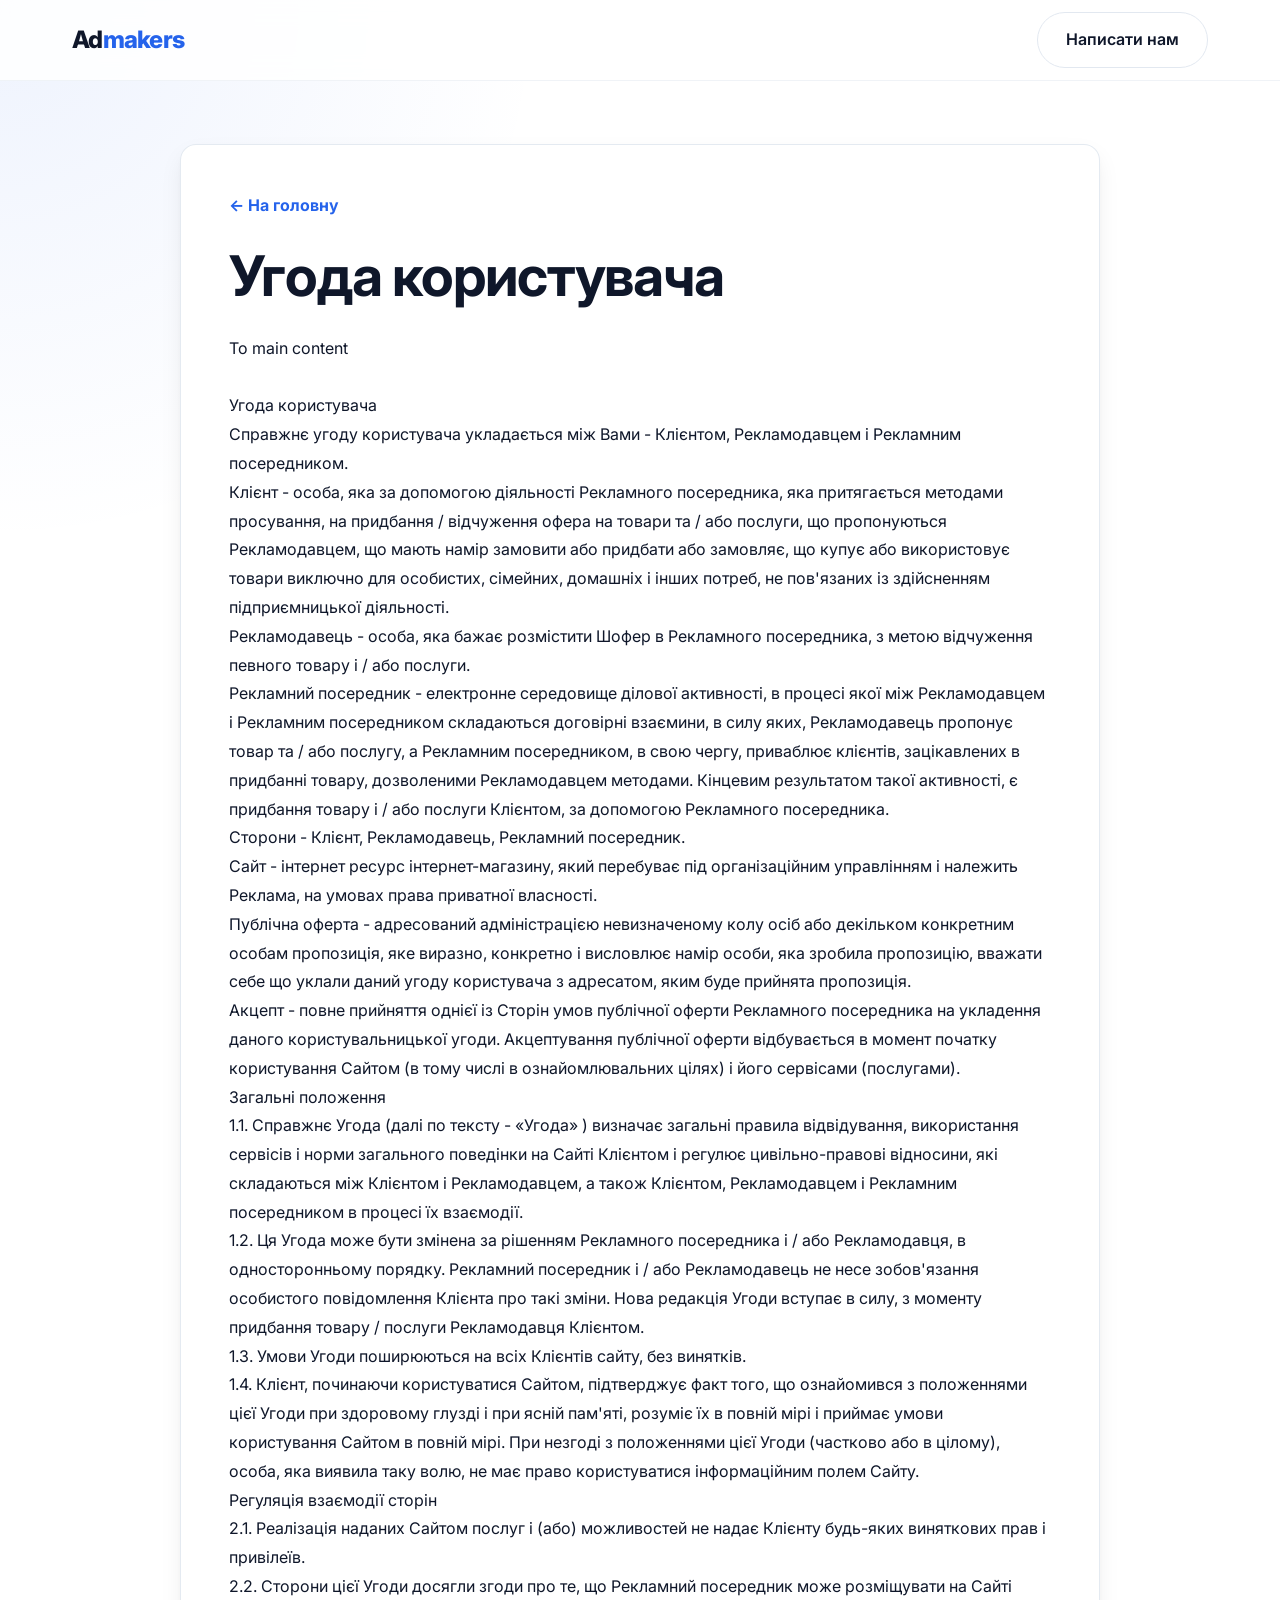
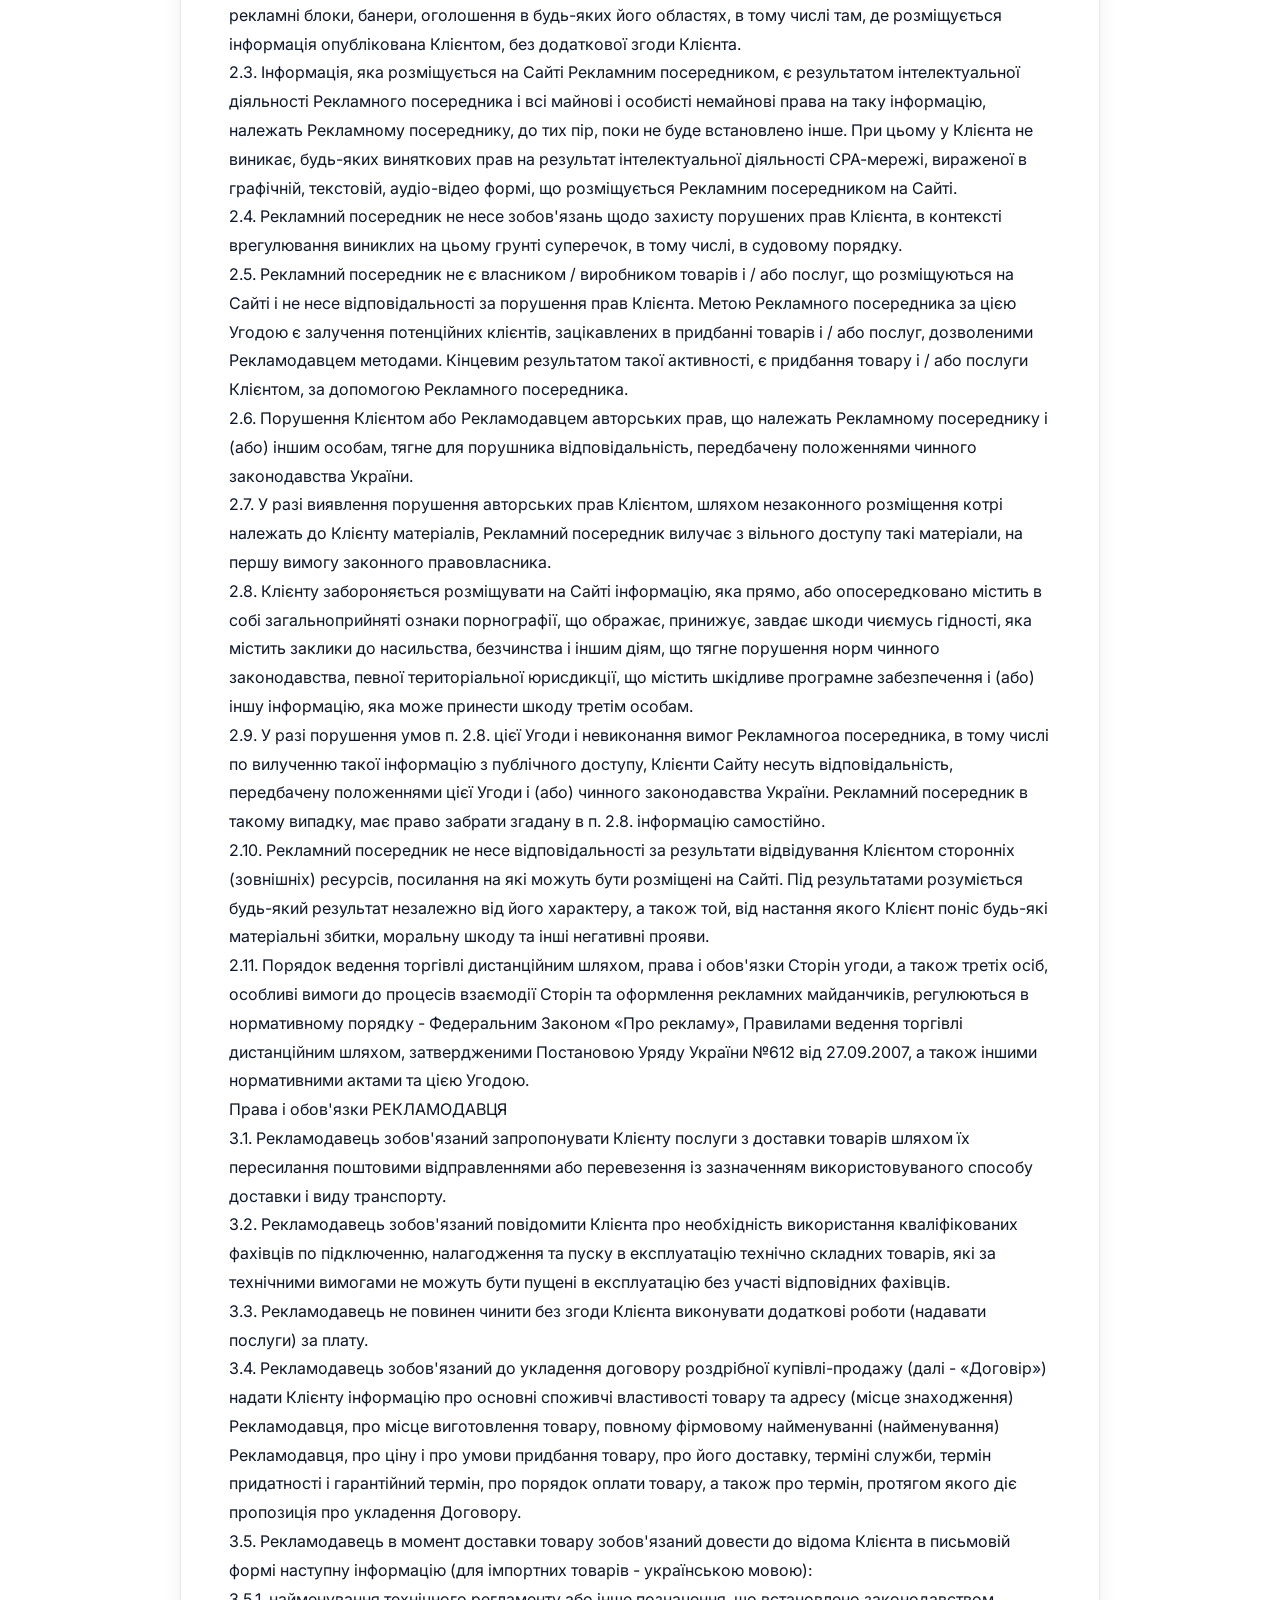
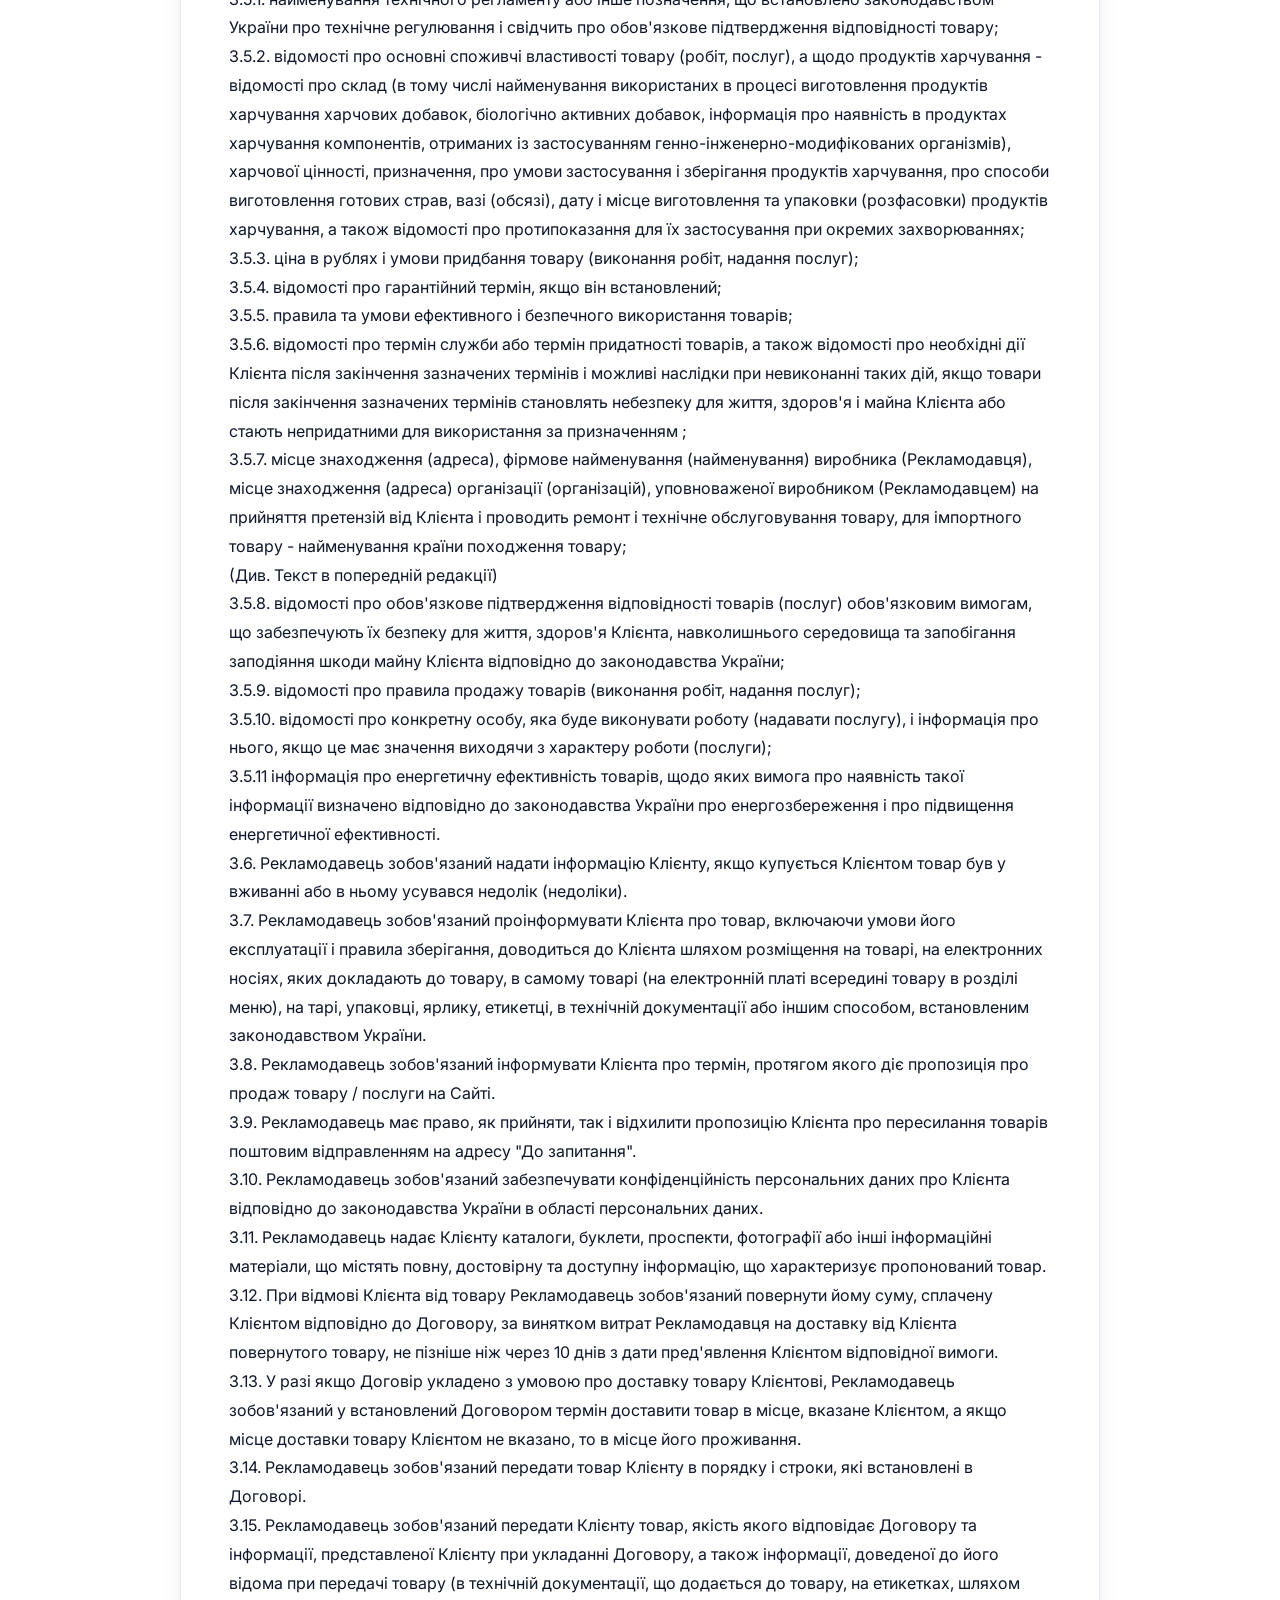
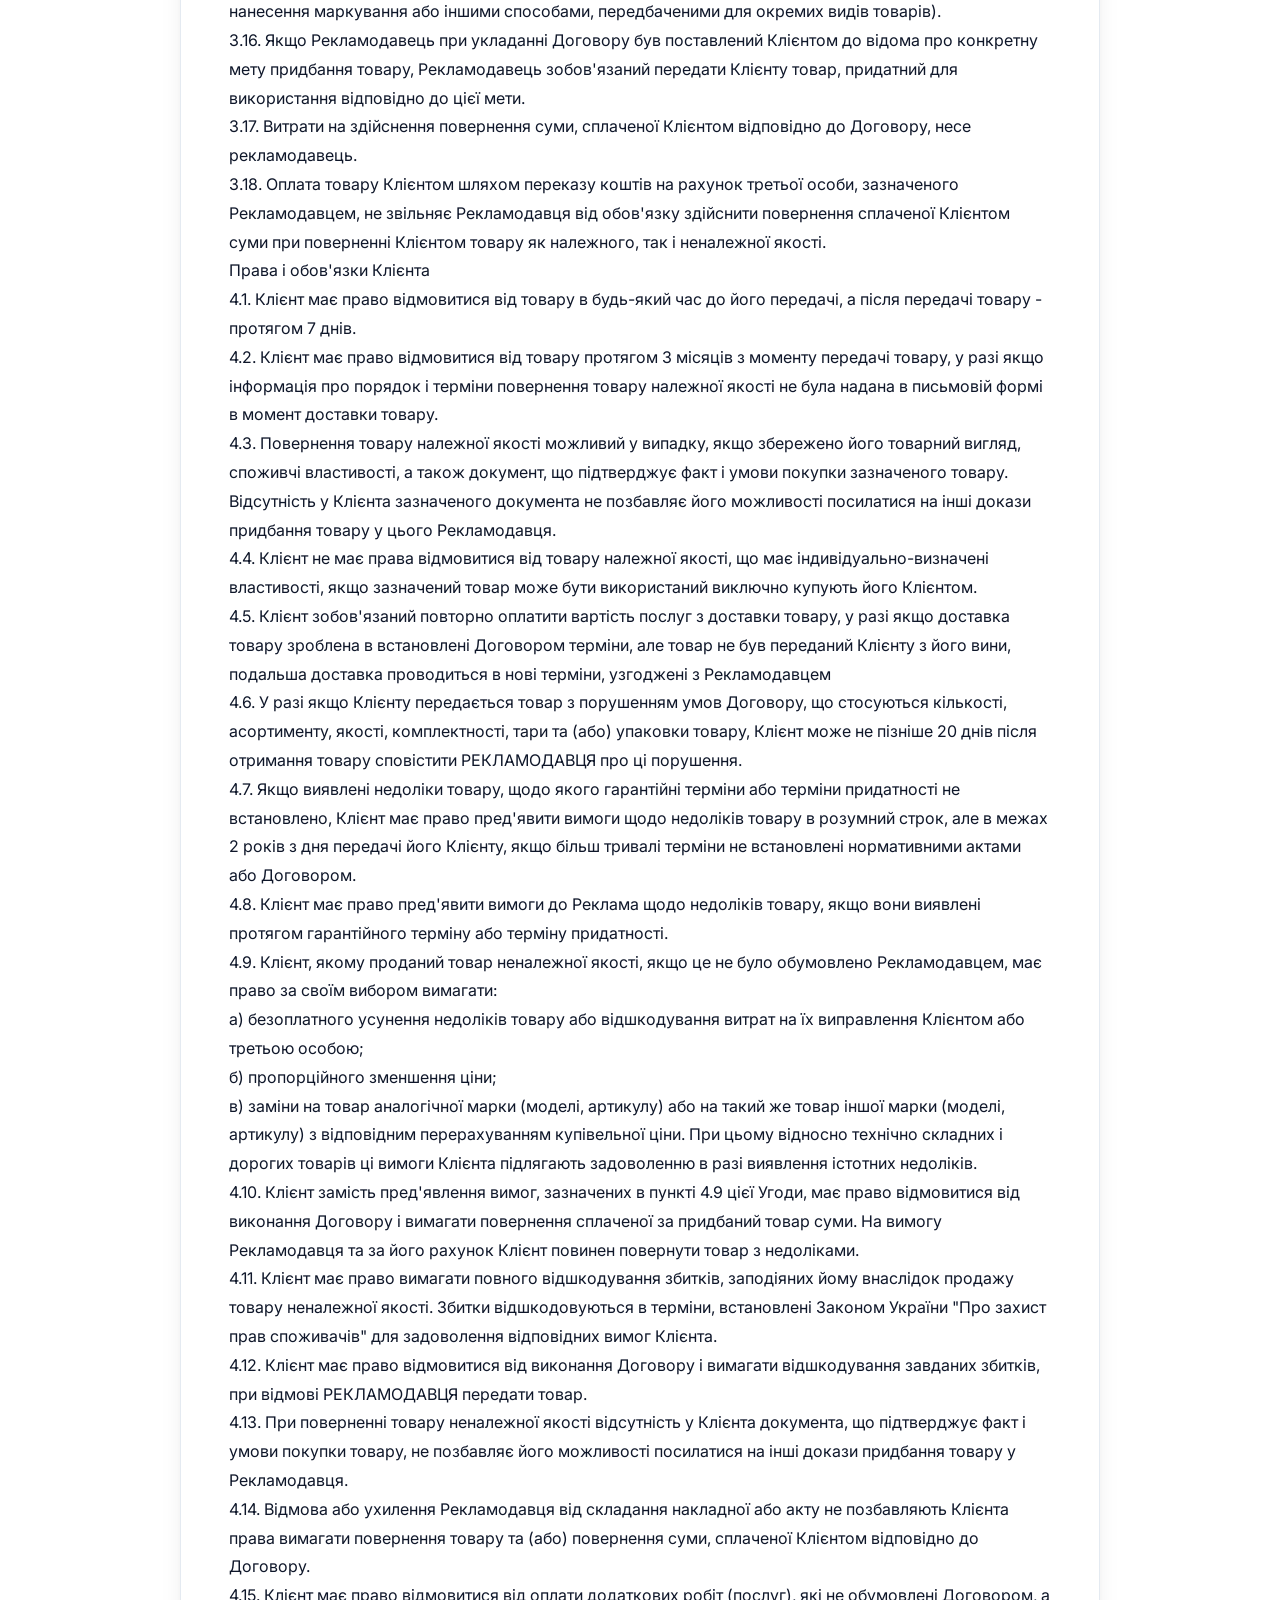
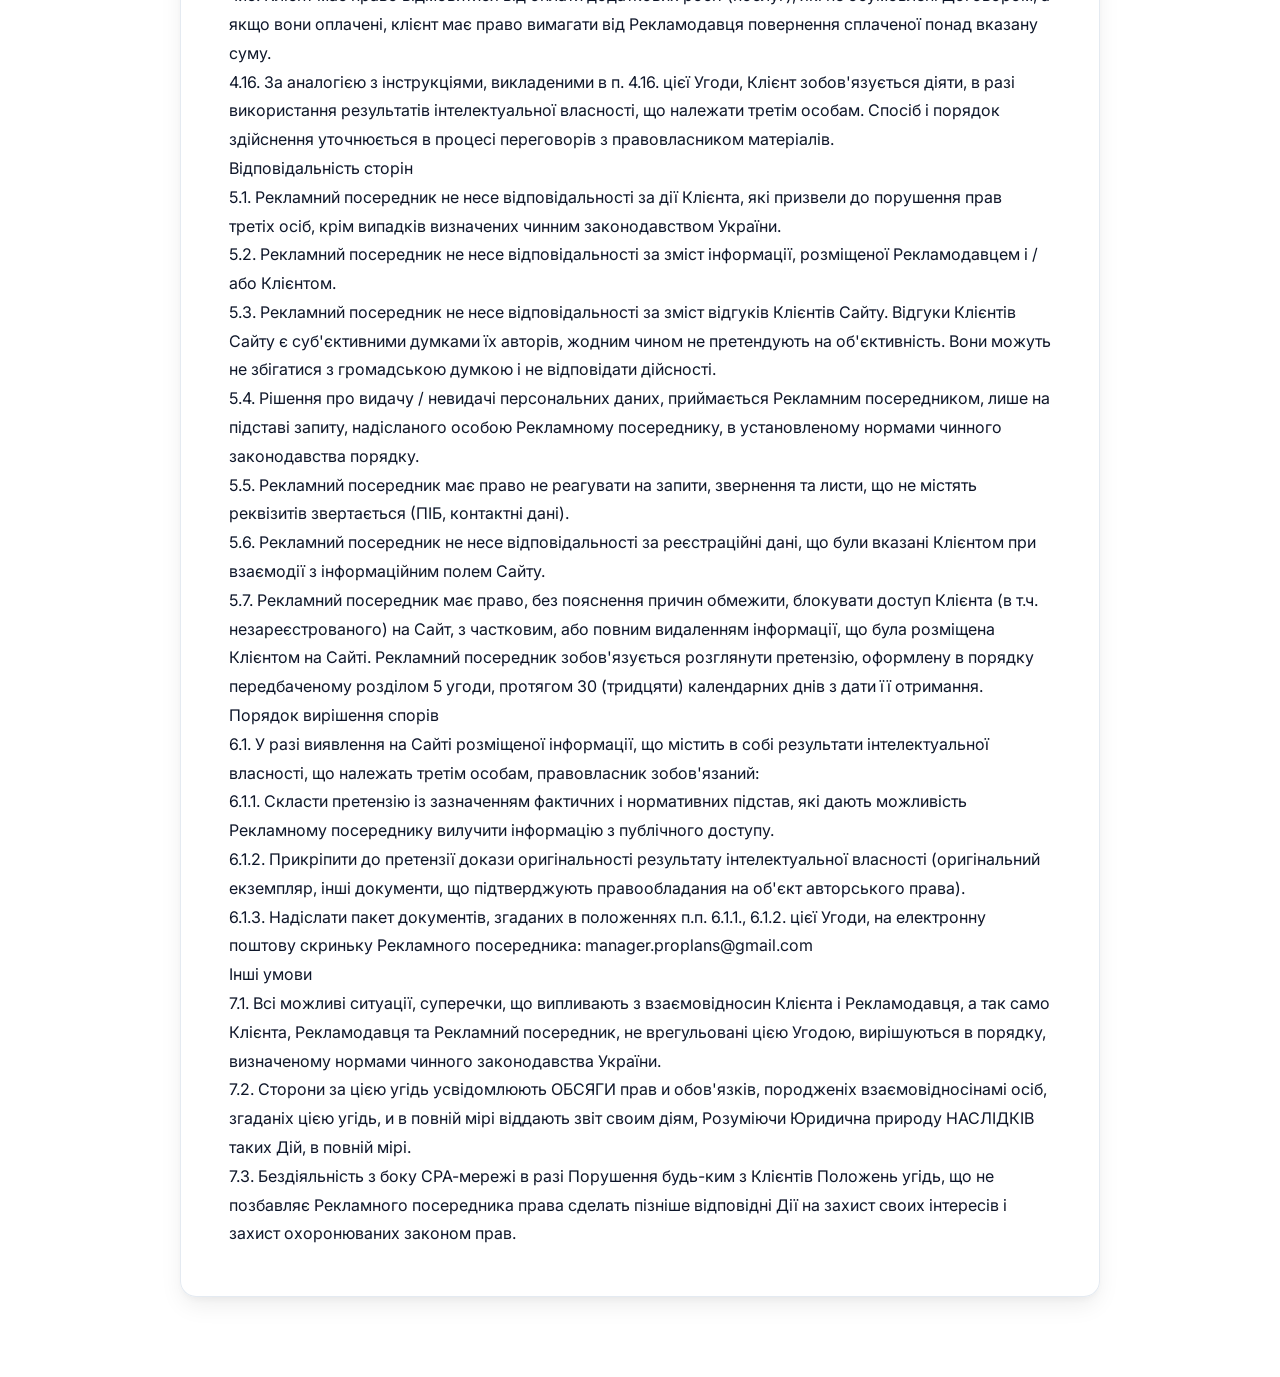
<file: user-agreement.html>
<!DOCTYPE html>
<html lang="uk">
<head>
    <meta charset="UTF-8">
    <meta name="viewport" content="width=device-width, initial-scale=1.0">
    <title>Угода користувача | Admakers</title>
    <meta name="description" content="Угода користувача сайту Admakers.">
    <link rel="icon" href="favicon.svg" type="image/svg+xml">
    <link rel="alternate icon" href="favicon-64.png" type="image/png">
    <link rel="apple-touch-icon" href="favicon-64.png">
    <link rel="stylesheet" href="style.css?v=pricing-volume-payment">
    <link rel="preconnect" href="https://fonts.googleapis.com">
    <link rel="preconnect" href="https://fonts.gstatic.com" crossorigin>
    <link href="https://fonts.googleapis.com/css2?family=Inter:wght@300;400;500;600;700&display=swap" rel="stylesheet">
</head>
<body class="legal-page">
    <header class="header">
        <div class="container header-inner">
            <a href="index.html" class="logo">
                <span class="logo-text">Ad<span class="text-accent">makers</span></span>
            </a>
            <a href="index.html#contact" class="btn btn-outline">Написати нам</a>
        </div>
    </header>

    <main id="main-content" class="legal-main">
        <div class="container">
            <article class="legal-document">
                <a class="legal-back" href="index.html">← На головну</a>
                <h1 class="legal-title">Угода користувача</h1>
                <pre class="legal-text">To main content

Угода користувача
Справжнє угоду користувача укладається між Вами - Клієнтом, Рекламодавцем і Рекламним посередником.
Клієнт - особа, яка за допомогою діяльності Рекламного посередника, яка притягається методами просування, на придбання / відчуження офера на товари та / або послуги, що пропонуються Рекламодавцем, що мають намір замовити або придбати або замовляє, що купує або використовує товари виключно для особистих, сімейних, домашніх і інших потреб, не пов'язаних із здійсненням підприємницької діяльності.
Рекламодавець - особа, яка бажає розмістити Шофер в Рекламного посередника, з метою відчуження певного товару і / або послуги.
Рекламний посередник - електронне середовище ділової активності, в процесі якої між Рекламодавцем і Рекламним посередником складаються договірні взаємини, в силу яких, Рекламодавець пропонує товар та / або послугу, а Рекламним посередником, в свою чергу, приваблює клієнтів, зацікавлених в придбанні товару, дозволеними Рекламодавцем методами. Кінцевим результатом такої активності, є придбання товару і / або послуги Клієнтом, за допомогою Рекламного посередника.
Сторони - Клієнт, Рекламодавець, Рекламний посередник.
Сайт - інтернет ресурс інтернет-магазину, який перебуває під організаційним управлінням і належить Реклама, на умовах права приватної власності.
Публічна оферта - адресований адміністрацією невизначеному колу осіб або декільком конкретним особам пропозиція, яке виразно, конкретно і висловлює намір особи, яка зробила пропозицію, вважати себе що уклали даний угоду користувача з адресатом, яким буде прийнята пропозиція.
Акцепт - повне прийняття однієї із Сторін умов публічної оферти Рекламного посередника на укладення даного користувальницької угоди. Акцептування публічної оферти відбувається в момент початку користування Сайтом (в тому числі в ознайомлювальних цілях) і його сервісами (послугами).
Загальні положення
1.1. Справжнє Угода (далі по тексту - «Угода» ) визначає загальні правила відвідування, використання сервісів і норми загального поведінки на Сайті Клієнтом і регулює цивільно-правові відносини, які складаються між Клієнтом і Рекламодавцем, а також Клієнтом, Рекламодавцем і Рекламним посередником в процесі їх взаємодії.
1.2. Ця Угода може бути змінена за рішенням Рекламного посередника і / або Рекламодавця, в односторонньому порядку. Рекламний посередник і / або Рекламодавець не несе зобов'язання особистого повідомлення Клієнта про такі зміни. Нова редакція Угоди вступає в силу, з моменту придбання товару / послуги Рекламодавця Клієнтом.
1.3. Умови Угоди поширюються на всіх Клієнтів сайту, без винятків.
1.4. Клієнт, починаючи користуватися Сайтом, підтверджує факт того, що ознайомився з положеннями цієї Угоди при здоровому глузді і при ясній пам'яті, розуміє їх в повній мірі і приймає умови користування Сайтом в повній мірі. При незгоді з положеннями цієї Угоди (частково або в цілому), особа, яка виявила таку волю, не має право користуватися інформаційним полем Сайту.
Регуляція взаємодії сторін
2.1. Реалізація наданих Сайтом послуг і (або) можливостей не надає Клієнту будь-яких виняткових прав і привілеїв.
2.2. Сторони цієї Угоди досягли згоди про те, що Рекламний посередник може розміщувати на Сайті рекламні блоки, банери, оголошення в будь-яких його областях, в тому числі там, де розміщується інформація опублікована Клієнтом, без додаткової згоди Клієнта.
2.3. Інформація, яка розміщується на Сайті Рекламним посередником, є результатом інтелектуальної діяльності Рекламного посередника і всі майнові і особисті немайнові права на таку інформацію, належать Рекламному посереднику, до тих пір, поки не буде встановлено інше. При цьому у Клієнта не виникає, будь-яких виняткових прав на результат інтелектуальної діяльності СРА-мережі, вираженої в графічній, текстовій, аудіо-відео формі, що розміщується Рекламним посередником на Сайті.
2.4. Рекламний посередник не несе зобов'язань щодо захисту порушених прав Клієнта, в контексті врегулювання виниклих на цьому грунті суперечок, в тому числі, в судовому порядку.
2.5. Рекламний посередник не є власником / виробником товарів і / або послуг, що розміщуються на Сайті і не несе відповідальності за порушення прав Клієнта. Метою Рекламного посередника за цією Угодою є залучення потенційних клієнтів, зацікавлених в придбанні товарів і / або послуг, дозволеними Рекламодавцем методами. Кінцевим результатом такої активності, є придбання товару і / або послуги Клієнтом, за допомогою Рекламного посередника.
2.6. Порушення Клієнтом або Рекламодавцем авторських прав, що належать Рекламному посереднику і (або) іншим особам, тягне для порушника відповідальність, передбачену положеннями чинного законодавства України.
2.7. У разі виявлення порушення авторських прав Клієнтом, шляхом незаконного розміщення котрі належать до Клієнту матеріалів, Рекламний посередник вилучає з вільного доступу такі матеріали, на першу вимогу законного правовласника.
2.8. Клієнту забороняється розміщувати на Сайті інформацію, яка прямо, або опосередковано містить в собі загальноприйняті ознаки порнографії, що ображає, принижує, завдає шкоди чиємусь гідності, яка містить заклики до насильства, безчинства і іншим діям, що тягне порушення норм чинного законодавства, певної територіальної юрисдикції, що містить шкідливе програмне забезпечення і (або) іншу інформацію, яка може принести шкоду третім особам.
2.9. У разі порушення умов п. 2.8. цієї Угоди і невиконання вимог Рекламногоа посередника, в тому числі по вилученню такої інформацію з публічного доступу, Клієнти Сайту несуть відповідальність, передбачену положеннями цієї Угоди і (або) чинного законодавства України. Рекламний посередник в такому випадку, має право забрати згадану в п. 2.8. інформацію самостійно.
2.10. Рекламний посередник не несе відповідальності за результати відвідування Клієнтом сторонніх (зовнішніх) ресурсів, посилання на які можуть бути розміщені на Сайті. Під результатами розуміється будь-який результат незалежно від його характеру, а також той, від настання якого Клієнт поніс будь-які матеріальні збитки, моральну шкоду та інші негативні прояви.
2.11. Порядок ведення торгівлі дистанційним шляхом, права і обов'язки Сторін угоди, а також третіх осіб, особливі вимоги до процесів взаємодії Сторін та оформлення рекламних майданчиків, регулюються в нормативному порядку - Федеральним Законом «Про рекламу», Правилами ведення торгівлі дистанційним шляхом, затвердженими Постановою Уряду України №612 від 27.09.2007, а також іншими нормативними актами та цією Угодою.
Права і обов'язки РЕКЛАМОДАВЦЯ
3.1. Рекламодавець зобов'язаний запропонувати Клієнту послуги з доставки товарів шляхом їх пересилання поштовими відправленнями або перевезення із зазначенням використовуваного способу доставки і виду транспорту.
3.2. Рекламодавець зобов'язаний повідомити Клієнта про необхідність використання кваліфікованих фахівців по підключенню, налагодження та пуску в експлуатацію технічно складних товарів, які за технічними вимогами не можуть бути пущені в експлуатацію без участі відповідних фахівців.
3.3. Рекламодавець не повинен чинити без згоди Клієнта виконувати додаткові роботи (надавати послуги) за плату.
3.4. Рекламодавець зобов'язаний до укладення договору роздрібної купівлі-продажу (далі - «Договір») надати Клієнту інформацію про основні споживчі властивості товару та адресу (місце знаходження) Рекламодавця, про місце виготовлення товару, повному фірмовому найменуванні (найменування) Рекламодавця, про ціну і про умови придбання товару, про його доставку, терміні служби, термін придатності і гарантійний термін, про порядок оплати товару, а також про термін, протягом якого діє пропозиція про укладення Договору.
3.5. Рекламодавець в момент доставки товару зобов'язаний довести до відома Клієнта в письмовій формі наступну інформацію (для імпортних товарів - українською мовою):
3.5.1. найменування технічного регламенту або інше позначення, що встановлено законодавством України про технічне регулювання і свідчить про обов'язкове підтвердження відповідності товару;
3.5.2. відомості про основні споживчі властивості товару (робіт, послуг), а щодо продуктів харчування - відомості про склад (в тому числі найменування використаних в процесі виготовлення продуктів харчування харчових добавок, біологічно активних добавок, інформація про наявність в продуктах харчування компонентів, отриманих із застосуванням генно-інженерно-модифікованих організмів), харчової цінності, призначення, про умови застосування і зберігання продуктів харчування, про способи виготовлення готових страв, вазі (обсязі), дату і місце виготовлення та упаковки (розфасовки) продуктів харчування, а також відомості про протипоказання для їх застосування при окремих захворюваннях;
3.5.3. ціна в рублях і умови придбання товару (виконання робіт, надання послуг);
3.5.4. відомості про гарантійний термін, якщо він встановлений;
3.5.5. правила та умови ефективного і безпечного використання товарів;
3.5.6. відомості про термін служби або термін придатності товарів, а також відомості про необхідні дії Клієнта після закінчення зазначених термінів і можливі наслідки при невиконанні таких дій, якщо товари після закінчення зазначених термінів становлять небезпеку для життя, здоров'я і майна Клієнта або стають непридатними для використання за призначенням ;
3.5.7. місце знаходження (адреса), фірмове найменування (найменування) виробника (Рекламодавця), місце знаходження (адреса) організації (організацій), уповноваженої виробником (Рекламодавцем) на прийняття претензій від Клієнта і проводить ремонт і технічне обслуговування товару, для імпортного товару - найменування країни походження товару;
(Див. Текст в попередній редакції)
3.5.8. відомості про обов'язкове підтвердження відповідності товарів (послуг) обов'язковим вимогам, що забезпечують їх безпеку для життя, здоров'я Клієнта, навколишнього середовища та запобігання заподіяння шкоди майну Клієнта відповідно до законодавства України;
3.5.9. відомості про правила продажу товарів (виконання робіт, надання послуг);
3.5.10. відомості про конкретну особу, яка буде виконувати роботу (надавати послугу), і інформація про нього, якщо це має значення виходячи з характеру роботи (послуги);
3.5.11 інформація про енергетичну ефективність товарів, щодо яких вимога про наявність такої інформації визначено відповідно до законодавства України про енергозбереження і про підвищення енергетичної ефективності.
3.6. Рекламодавець зобов'язаний надати інформацію Клієнту, якщо купується Клієнтом товар був у вживанні або в ньому усувався недолік (недоліки).
3.7. Рекламодавець зобов'язаний проінформувати Клієнта про товар, включаючи умови його експлуатації і правила зберігання, доводиться до Клієнта шляхом розміщення на товарі, на електронних носіях, яких докладають до товару, в самому товарі (на електронній платі всередині товару в розділі меню), на тарі, упаковці, ярлику, етикетці, в технічній документації або іншим способом, встановленим законодавством України.
3.8. Рекламодавець зобов'язаний інформувати Клієнта про термін, протягом якого діє пропозиція про продаж товару / послуги на Сайті.
3.9. Рекламодавець має право, як прийняти, так і відхилити пропозицію Клієнта про пересилання товарів поштовим відправленням на адресу "До запитання".
3.10. Рекламодавець зобов'язаний забезпечувати конфіденційність персональних даних про Клієнта відповідно до законодавства України в області персональних даних.
3.11. Рекламодавець надає Клієнту каталоги, буклети, проспекти, фотографії або інші інформаційні матеріали, що містять повну, достовірну та доступну інформацію, що характеризує пропонований товар.
3.12. При відмові Клієнта від товару Рекламодавець зобов'язаний повернути йому суму, сплачену Клієнтом відповідно до Договору, за винятком витрат Рекламодавця на доставку від Клієнта повернутого товару, не пізніше ніж через 10 днів з дати пред'явлення Клієнтом відповідної вимоги.
3.13. У разі якщо Договір укладено з умовою про доставку товару Клієнтові, Рекламодавець зобов'язаний у встановлений Договором термін доставити товар в місце, вказане Клієнтом, а якщо місце доставки товару Клієнтом не вказано, то в місце його проживання.
3.14. Рекламодавець зобов'язаний передати товар Клієнту в порядку і строки, які встановлені в Договорі.
3.15. Рекламодавець зобов'язаний передати Клієнту товар, якість якого відповідає Договору та інформації, представленої Клієнту при укладанні Договору, а також інформації, доведеної до його відома при передачі товару (в технічній документації, що додається до товару, на етикетках, шляхом нанесення маркування або іншими способами, передбаченими для окремих видів товарів).
3.16. Якщо Рекламодавець при укладанні Договору був поставлений Клієнтом до відома про конкретну мету придбання товару, Рекламодавець зобов'язаний передати Клієнту товар, придатний для використання відповідно до цієї мети.
3.17. Витрати на здійснення повернення суми, сплаченої Клієнтом відповідно до Договору, несе рекламодавець.
3.18. Оплата товару Клієнтом шляхом переказу коштів на рахунок третьої особи, зазначеного Рекламодавцем, не звільняє Рекламодавця від обов'язку здійснити повернення сплаченої Клієнтом суми при поверненні Клієнтом товару як належного, так і неналежної якості.
Права і обов'язки Клієнта
4.1. Клієнт має право відмовитися від товару в будь-який час до його передачі, а після передачі товару - протягом 7 днів.
4.2. Клієнт має право відмовитися від товару протягом 3 місяців з моменту передачі товару, у разі якщо інформація про порядок і терміни повернення товару належної якості не була надана в письмовій формі в момент доставки товару.
4.3. Повернення товару належної якості можливий у випадку, якщо збережено його товарний вигляд, споживчі властивості, а також документ, що підтверджує факт і умови покупки зазначеного товару. Відсутність у Клієнта зазначеного документа не позбавляє його можливості посилатися на інші докази придбання товару у цього Рекламодавця.
4.4. Клієнт не має права відмовитися від товару належної якості, що має індивідуально-визначені властивості, якщо зазначений товар може бути використаний виключно купують його Клієнтом.
4.5. Клієнт зобов'язаний повторно оплатити вартість послуг з доставки товару, у разі якщо доставка товару зроблена в встановлені Договором терміни, але товар не був переданий Клієнту з його вини, подальша доставка проводиться в нові терміни, узгоджені з Рекламодавцем
4.6. У разі якщо Клієнту передається товар з порушенням умов Договору, що стосуються кількості, асортименту, якості, комплектності, тари та (або) упаковки товару, Клієнт може не пізніше 20 днів після отримання товару сповістити РЕКЛАМОДАВЦЯ про ці порушення.
4.7. Якщо виявлені недоліки товару, щодо якого гарантійні терміни або терміни придатності не встановлено, Клієнт має право пред'явити вимоги щодо недоліків товару в розумний строк, але в межах 2 років з дня передачі його Клієнту, якщо більш тривалі терміни не встановлені нормативними актами або Договором.
4.8. Клієнт має право пред'явити вимоги до Реклама щодо недоліків товару, якщо вони виявлені протягом гарантійного терміну або терміну придатності.
4.9. Клієнт, якому проданий товар неналежної якості, якщо це не було обумовлено Рекламодавцем, має право за своїм вибором вимагати:
а) безоплатного усунення недоліків товару або відшкодування витрат на їх виправлення Клієнтом або третьою особою;
б) пропорційного зменшення ціни;
в) заміни на товар аналогічної марки (моделі, артикулу) або на такий же товар іншої марки (моделі, артикулу) з відповідним перерахуванням купівельної ціни. При цьому відносно технічно складних і дорогих товарів ці вимоги Клієнта підлягають задоволенню в разі виявлення істотних недоліків.
4.10. Клієнт замість пред'явлення вимог, зазначених в пункті 4.9 цієї Угоди, має право відмовитися від виконання Договору і вимагати повернення сплаченої за придбаний товар суми. На вимогу Рекламодавця та за його рахунок Клієнт повинен повернути товар з недоліками.
4.11. Клієнт має право вимагати повного відшкодування збитків, заподіяних йому внаслідок продажу товару неналежної якості. Збитки відшкодовуються в терміни, встановлені Законом України "Про захист прав споживачів" для задоволення відповідних вимог Клієнта.
4.12. Клієнт має право відмовитися від виконання Договору і вимагати відшкодування завданих збитків, при відмові РЕКЛАМОДАВЦЯ передати товар.
4.13. При поверненні товару неналежної якості відсутність у Клієнта документа, що підтверджує факт і умови покупки товару, не позбавляє його можливості посилатися на інші докази придбання товару у Рекламодавця.
4.14. Відмова або ухилення Рекламодавця від складання накладної або акту не позбавляють Клієнта права вимагати повернення товару та (або) повернення суми, сплаченої Клієнтом відповідно до Договору.
4.15. Клієнт має право відмовитися від оплати додаткових робіт (послуг), які не обумовлені Договором, а якщо вони оплачені, клієнт має право вимагати від Рекламодавця повернення сплаченої понад вказану суму.
4.16. За аналогією з інструкціями, викладеними в п. 4.16. цієї Угоди, Клієнт зобов'язується діяти, в разі використання результатів інтелектуальної власності, що належати третім особам. Спосіб і порядок здійснення уточнюється в процесі переговорів з правовласником матеріалів.
Відповідальність сторін
5.1. Рекламний посередник не несе відповідальності за дії Клієнта, які призвели до порушення прав третіх осіб, крім випадків визначених чинним законодавством України.
5.2. Рекламний посередник не несе відповідальності за зміст інформації, розміщеної Рекламодавцем і / або Клієнтом.
5.3. Рекламний посередник не несе відповідальності за зміст відгуків Клієнтів Сайту. Відгуки Клієнтів Сайту є суб'єктивними думками їх авторів, жодним чином не претендують на об'єктивність. Вони можуть не збігатися з громадською думкою і не відповідати дійсності.
5.4. Рішення про видачу / невидачі персональних даних, приймається Рекламним посередником, лише на підставі запиту, надісланого особою Рекламному посереднику, в установленому нормами чинного законодавства порядку.
5.5. Рекламний посередник має право не реагувати на запити, звернення та листи, що не містять реквізитів звертається (ПІБ, контактні дані).
5.6. Рекламний посередник не несе відповідальності за реєстраційні дані, що були вказані Клієнтом при взаємодії з інформаційним полем Сайту.
5.7. Рекламний посередник має право, без пояснення причин обмежити, блокувати доступ Клієнта (в т.ч. незареєстрованого) на Сайт, з частковим, або повним видаленням інформації, що була розміщена Клієнтом на Сайті. Рекламний посередник зобов'язується розглянути претензію, оформлену в порядку передбаченому розділом 5 угоди, протягом 30 (тридцяти) календарних днів з дати її отримання.
Порядок вирішення спорів
6.1. У разі виявлення на Сайті розміщеної інформації, що містить в собі результати інтелектуальної власності, що належать третім особам, правовласник зобов'язаний:
6.1.1. Скласти претензію із зазначенням фактичних і нормативних підстав, які дають можливість Рекламному посереднику вилучити інформацію з публічного доступу.
6.1.2. Прикріпити до претензії докази оригінальності результату інтелектуальної власності (оригінальний екземпляр, інші документи, що підтверджують правообладания на об'єкт авторського права).
6.1.3. Надіслати пакет документів, згаданих в положеннях п.п. 6.1.1., 6.1.2. цієї Угоди, на електронну поштову скриньку Рекламного посередника: manager.proplans@gmail.com
Інші умови
7.1. Всі можливі ситуації, суперечки, що випливають з взаємовідносин Клієнта і Рекламодавця, а так само Клієнта, Рекламодавця та Рекламний посередник, не врегульовані цією Угодою, вирішуються в порядку, визначеному нормами чинного законодавства України.
7.2. Сторони за цією угідь усвідомлюють ОБСЯГИ прав и обов'язків, породженіх взаємовідносінамі осіб, згаданіх цією угідь, и в повній мірі віддають звіт своим діям, Розуміючи Юридична природу НАСЛІДКІВ таких Дій, в повній мірі.
7.3. Бездіяльність з боку СРА-мережі в разі Порушення будь-ким з Клієнтів Положень угідь, що не позбавляє Рекламного посередника права сделать пізніше відповідні Дії на захист своих інтересів і захист охоронюваних законом прав.</pre>
            </article>
        </div>
    </main>
</body>
</html>
</file>
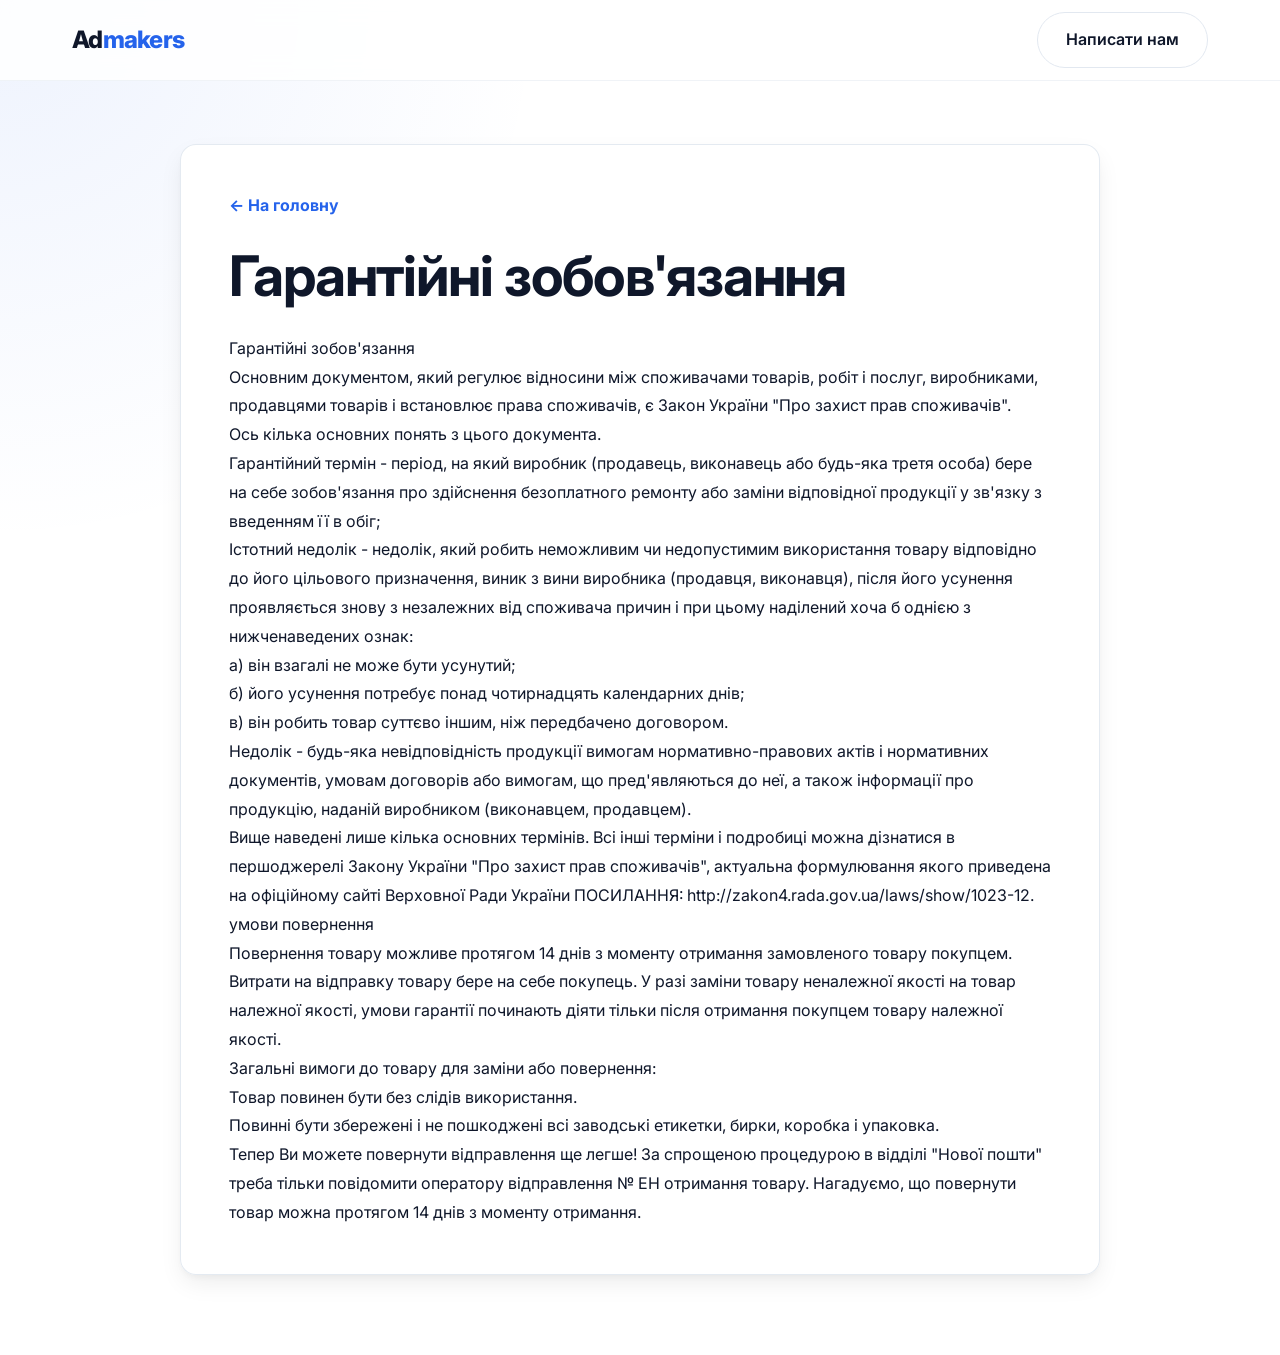
<file: warranty.html>
<!DOCTYPE html>
<html lang="uk">
<head>
    <meta charset="UTF-8">
    <meta name="viewport" content="width=device-width, initial-scale=1.0">
    <title>Гарантійні зобов'язання | Admakers</title>
    <meta name="description" content="Гарантійні зобов'язання сайту Admakers.">
    <link rel="icon" href="favicon.svg" type="image/svg+xml">
    <link rel="alternate icon" href="favicon-64.png" type="image/png">
    <link rel="apple-touch-icon" href="favicon-64.png">
    <link rel="stylesheet" href="style.css?v=pricing-volume-payment">
    <link rel="preconnect" href="https://fonts.googleapis.com">
    <link rel="preconnect" href="https://fonts.gstatic.com" crossorigin>
    <link href="https://fonts.googleapis.com/css2?family=Inter:wght@300;400;500;600;700&display=swap" rel="stylesheet">
</head>
<body class="legal-page">
    <header class="header">
        <div class="container header-inner">
            <a href="index.html" class="logo">
                <span class="logo-text">Ad<span class="text-accent">makers</span></span>
            </a>
            <a href="index.html#contact" class="btn btn-outline">Написати нам</a>
        </div>
    </header>

    <main id="main-content" class="legal-main">
        <div class="container">
            <article class="legal-document">
                <a class="legal-back" href="index.html">← На головну</a>
                <h1 class="legal-title">Гарантійні зобов'язання</h1>
                <pre class="legal-text">Гарантійні зобов'язання
Основним документом, який регулює відносини між споживачами товарів, робіт і послуг, виробниками, продавцями товарів і встановлює права споживачів, є Закон України "Про захист прав споживачів".
Ось кілька основних понять з цього документа.
Гарантійний термін - період, на який виробник (продавець, виконавець або будь-яка третя особа) бере на себе зобов'язання про здійснення безоплатного ремонту або заміни відповідної продукції у зв'язку з введенням її в обіг;
Істотний недолік - недолік, який робить неможливим чи недопустимим використання товару відповідно до його цільового призначення, виник з вини виробника (продавця, виконавця), після його усунення проявляється знову з незалежних від споживача причин і при цьому наділений хоча б однією з нижченаведених ознак:
а) він взагалі не може бути усунутий;
б) його усунення потребує понад чотирнадцять календарних днів;
в) він робить товар суттєво іншим, ніж передбачено договором.
Недолік - будь-яка невідповідність продукції вимогам нормативно-правових актів і нормативних документів, умовам договорів або вимогам, що пред'являються до неї, а також інформації про продукцію, наданій виробником (виконавцем, продавцем).
Вище наведені лише кілька основних термінів. Всі інші терміни і подробиці можна дізнатися в першоджерелі Закону України "Про захист прав споживачів", актуальна формулювання якого приведена на офіційному сайті Верховної Ради України ПОСИЛАННЯ: http://zakon4.rada.gov.ua/laws/show/1023-12.
умови повернення
Повернення товару можливе протягом 14 днів з моменту отримання замовленого товару покупцем. Витрати на відправку товару бере на себе покупець. У разі заміни товару неналежної якості на товар належної якості, умови гарантії починають діяти тільки після отримання покупцем товару належної якості.
Загальні вимоги до товару для заміни або повернення:
Товар повинен бути без слідів використання.
Повинні бути збережені і не пошкоджені всі заводські етикетки, бирки, коробка і упаковка.
Тепер Ви можете повернути відправлення ще легше! За спрощеною процедурою в відділі "Нової пошти" треба тільки повідомити оператору відправлення № ЕН отримання товару. Нагадуємо, що повернути товар можна протягом 14 днів з моменту отримання.</pre>
            </article>
        </div>
    </main>
</body>
</html>
</file>
<file: style.css>
/* CSS Variables & Design System */
:root {
    --color-bg: #FFFFFF;
    --color-bg-alt: #F8FAFC;
    --color-text-main: #0F172A;
    --color-text-muted: #475569;
    --color-accent: #2563EB; /* Vibrant Blue */
    --color-accent-hover: #1D4ED8;
    --color-border: #E2E8F0;
    
    --font-sans: 'Inter', sans-serif;
    
    --space-sm: 0.5rem;
    --space-md: 1rem;
    --space-lg: 2rem;
    --space-xl: 3rem;
    --space-xxl: 5.5rem;
    
    --border-radius-sm: 8px;
    --border-radius-md: 16px;
    --border-radius-lg: 24px;
    
    --shadow-sm: 0 4px 6px -1px rgba(0, 0, 0, 0.05), 0 2px 4px -1px rgba(0, 0, 0, 0.03);
    --shadow-md: 0 10px 25px -3px rgba(0, 0, 0, 0.08), 0 4px 6px -2px rgba(0, 0, 0, 0.04);
    --shadow-lg: 0 20px 40px -5px rgba(0, 0, 0, 0.1);
}

/* Reset & Base */
* {
    margin: 0;
    padding: 0;
    box-sizing: border-box;
}

html {
    scroll-behavior: smooth;
    font-size: 16px;
}

body {
    font-family: var(--font-sans);
    background-color: var(--color-bg);
    background-image:
        radial-gradient(circle at top left, rgba(37, 99, 235, 0.08), transparent 34rem),
        radial-gradient(circle at 88% 8%, rgba(14, 165, 233, 0.08), transparent 28rem);
    color: var(--color-text-main);
    line-height: 1.6;
    -webkit-font-smoothing: antialiased;
}

img {
    max-width: 100%;
    height: auto;
    display: block;
}

a {
    color: inherit;
    text-decoration: none;
}

/* Typography */
h1, h2, h3, h4 {
    font-weight: 700;
    line-height: 1.2;
    letter-spacing: -0.02em;
}

.text-accent {
    color: var(--color-accent);
}

.section-title {
    font-size: 2.5rem;
    text-align: center;
    margin-bottom: 2rem;
}

/* Layout */
.container {
    width: 100%;
    max-width: 1200px;
    margin: 0 auto;
    padding: 0 var(--space-lg);
}

/* Components */
.btn {
    display: inline-flex;
    align-items: center;
    justify-content: center;
    padding: 0.875rem 1.75rem;
    border-radius: 100px;
    font-weight: 600;
    font-size: 1rem;
    transition: all 0.2s ease;
    cursor: pointer;
    border: none;
}

.btn-primary {
    background-color: var(--color-accent);
    color: white;
    box-shadow: 0 4px 14px rgba(37, 99, 235, 0.3);
}

.btn-primary:hover {
    background-color: var(--color-accent-hover);
    transform: translateY(-2px);
    box-shadow: 0 6px 20px rgba(37, 99, 235, 0.4);
}

.btn-outline {
    background-color: transparent;
    border: 1.5px solid var(--color-border);
    color: var(--color-text-main);
}

.btn-outline:hover {
    border-color: var(--color-text-main);
    background-color: var(--color-bg-alt);
}

.btn-text {
    background: transparent;
    color: var(--color-text-main);
    padding: 0.875rem 1rem;
}

.btn-text span {
    margin-left: 8px;
    transition: transform 0.2s ease;
}

.btn-text:hover span {
    transform: translateY(4px);
}

.btn-large {
    padding: 1.25rem 2.5rem;
    font-size: 1.125rem;
}

/* Header */
.header {
    position: fixed;
    top: 0;
    left: 0;
    width: 100%;
    z-index: 100;
    background: rgba(255, 255, 255, 0.85);
    backdrop-filter: blur(12px);
    border-bottom: 1px solid rgba(226, 232, 240, 0.5);
    transition: all 0.3s ease;
}

.header.scrolled {
    padding: 0.5rem 0;
}

.header-inner {
    display: flex;
    justify-content: space-between;
    align-items: center;
    height: 80px;
}

.logo {
    display: inline-flex;
    align-items: center;
    gap: 0.65rem;
}

.logo-mark {
    position: relative;
    display: inline-flex;
    align-items: center;
    justify-content: center;
    width: 2.45rem;
    height: 2.45rem;
    border-radius: 12px;
    background: linear-gradient(135deg, #2563EB, #1D4ED8);
    color: #FFFFFF;
    box-shadow: 0 10px 22px rgba(37, 99, 235, 0.28);
    flex: 0 0 auto;
}

.logo-mark-text {
    font-size: 0.86rem;
    font-weight: 900;
    letter-spacing: -0.04em;
    line-height: 1;
}

.logo-click {
    position: absolute;
    right: -0.14rem;
    top: -0.14rem;
    width: 0.72rem;
    height: 0.72rem;
    border: 2px solid #FFFFFF;
    border-radius: 50%;
    background: #60A5FA;
    box-shadow: 0 0 0 3px rgba(37, 99, 235, 0.18), 0 4px 10px rgba(15, 23, 42, 0.16);
    transform: none;
}

.logo-click::after {
    content: "";
    position: absolute;
    left: 50%;
    top: 50%;
    width: 0.2rem;
    height: 0.2rem;
    border-radius: 50%;
    background: #FFFFFF;
    transform: translate(-50%, -50%);
}

.logo-text {
    font-size: 1.5rem;
    font-weight: 800;
    letter-spacing: -0.03em;
}

@media (max-width: 640px) {
    .logo {
        gap: 0.5rem;
    }
    .logo-mark {
        width: 2.2rem;
        height: 2.2rem;
        border-radius: 10px;
    }
    .logo-text {
        font-size: 1.35rem;
    }
    .header .btn-outline {
        min-height: 2.5rem;
        padding: 0.62rem 1rem;
        font-size: 0.9rem;
        border-width: 1px;
    }
}

/* Hero Section */
.hero {
    padding-top: calc(80px + 4.5rem);
    padding-bottom: 3.25rem;
    text-align: center;
    position: relative;
    overflow: hidden;
}

.hero::before {
    content: "";
    position: absolute;
    inset: 80px 0 auto 0;
    height: 430px;
    pointer-events: none;
    background-image:
        linear-gradient(rgba(37, 99, 235, 0.07) 1px, transparent 1px),
        linear-gradient(90deg, rgba(37, 99, 235, 0.07) 1px, transparent 1px);
    background-size: 52px 52px;
    -webkit-mask-image: linear-gradient(to bottom, black, transparent);
    mask-image: linear-gradient(to bottom, black, transparent);
    opacity: 0.65;
}

.hero-inner {
    max-width: 980px;
    position: relative;
    z-index: 1;
}

.hero-badge {
    display: inline-flex;
    align-items: center;
    gap: 0.5rem;
    margin-bottom: 1.25rem;
    padding: 0.5rem 0.875rem;
    border: 1px solid rgba(37, 99, 235, 0.18);
    border-radius: 100px;
    background: rgba(255, 255, 255, 0.78);
    box-shadow: var(--shadow-sm);
    color: var(--color-accent);
    font-size: 0.875rem;
    font-weight: 700;
}

.hero-badge::before {
    content: "";
    width: 0.5rem;
    height: 0.5rem;
    border-radius: 50%;
    background: var(--color-accent);
    box-shadow: 0 0 0 6px rgba(37, 99, 235, 0.12);
}

.hero-title {
    font-size: clamp(3rem, 5vw, 4.5rem);
    margin-bottom: 1.5rem;
}

.hero-subtitle {
    font-size: 1.25rem;
    color: var(--color-text-muted);
    margin-bottom: 2rem;
    max-width: 600px;
    margin-left: auto;
    margin-right: auto;
}

.hero-actions {
    display: flex;
    gap: var(--space-md);
    justify-content: center;
    align-items: center;
}

.hero-stats {
    display: grid;
    grid-template-columns: repeat(4, 1fr);
    gap: 1rem;
    max-width: 940px;
    margin: 2rem auto 0;
}

.hero-stat {
    padding: 1rem;
    border: 1px solid rgba(226, 232, 240, 0.88);
    border-radius: var(--border-radius-md);
    background: rgba(255, 255, 255, 0.82);
    box-shadow: var(--shadow-sm);
}

.hero-stat strong,
.hero-stat span {
    display: block;
}

.hero-stat strong {
    color: var(--color-text-main);
    font-size: 1rem;
    line-height: 1.2;
}

.hero-stat span {
    margin-top: 0.25rem;
    color: var(--color-text-muted);
    font-size: 0.875rem;
}

@media (max-width: 640px) {
    .hero-actions {
        flex-direction: column;
        gap: 0.65rem;
        width: 100%;
    }
    .hero-actions .btn {
        width: auto;
    }
    .hero-actions .btn-primary {
        min-width: min(18.5rem, 100%);
        padding-left: 2rem;
        padding-right: 2rem;
    }
    .hero {
        padding-top: calc(80px + 3rem);
        padding-bottom: 1.75rem;
    }
    .hero-title {
        font-size: 2.08rem;
        line-height: 1.08;
        margin-bottom: 0.95rem;
        max-width: 22rem;
        margin-left: auto;
        margin-right: auto;
    }
    .hero-subtitle {
        max-width: 21rem;
        margin-bottom: 1.35rem;
        font-size: 1.02rem;
        line-height: 1.55;
    }
    .btn-text {
        padding: 0.45rem 1rem;
    }
    .hero-stats {
        grid-template-columns: repeat(2, minmax(0, 1fr));
        gap: 0.625rem;
        margin-top: 0.9rem;
    }
    .hero-stat {
        padding: 0.75rem 0.7rem;
        border-radius: 12px;
        box-shadow: 0 1px 0 rgba(15, 23, 42, 0.04);
    }
    .hero-stat strong {
        font-size: 0.9rem;
    }
    .hero-stat span {
        font-size: 0.78rem;
        line-height: 1.35;
    }
}

@media (min-width: 641px) and (max-width: 900px) {
    .hero-stats {
        grid-template-columns: repeat(2, 1fr);
        max-width: 560px;
    }
}

/* Gallery Section */
.gallery {
    padding: 2.75rem 0 2.75rem;
    overflow: hidden;
    scroll-margin-top: 6.5rem;
}

.gallery-header {
    margin-bottom: 2rem;
}

.gallery-header .section-title {
    margin-bottom: 0;
    text-align: center;
}

.gallery-scroll-container {
    width: 100%;
    overflow-x: auto;
    overflow-y: hidden;
    padding: 0 0 2rem 0;
    cursor: grab;
    scrollbar-width: none;
    -webkit-overflow-scrolling: touch;
}

.gallery-scroll-container:active {
    cursor: grabbing;
}

.gallery-scroll-container::-webkit-scrollbar {
    display: none;
}

.gallery-marquee {
    display: flex;
    gap: var(--space-lg);
    width: max-content;
}

.gallery-marquee:hover {
    animation-play-state: paused;
}

@keyframes marquee-scroll {
    0% { transform: translateX(0); }
    100% { transform: translateX(calc(-50% - (var(--space-lg) / 2))); }
}

.gallery-track {
    display: inline-flex;
    gap: var(--space-lg);
    padding: 0 max(var(--space-lg), calc((100vw - 1200px) / 2 + var(--space-lg)));
}

.gallery-item {
    flex: 0 0 320px;
    display: flex;
    flex-direction: column;
    gap: var(--space-md);
    user-select: none;
}

.gallery-image-wrapper {
    width: 100%;
    aspect-ratio: 4/5;
    border-radius: var(--border-radius-md);
    overflow: hidden;
    box-shadow: var(--shadow-md);
    background-color: var(--color-bg-alt);
    position: relative;
    border: 1px solid rgba(226, 232, 240, 0.75);
    transition: transform 0.3s ease, box-shadow 0.3s ease, border-color 0.3s ease;
}

.gallery-item:hover .gallery-image-wrapper {
    transform: translateY(-8px) scale(1.015);
    box-shadow: var(--shadow-lg);
    border-color: rgba(37, 99, 235, 0.24);
}

.gallery-image-wrapper picture,
.gallery-image-wrapper img {
    width: 100%;
    height: 100%;
}

.gallery-image-wrapper picture {
    display: block;
}

.gallery-image-wrapper img {
    object-fit: cover;
    transition: transform 0.45s ease;
    pointer-events: none;
    user-select: none;
    -webkit-user-drag: none;
}

.gallery-item:hover .gallery-image-wrapper img {
    transform: scale(1.035);
}

.placeholder-img {
    width: 100%;
    height: 100%;
}
.placeholder-img.blue { background: linear-gradient(135deg, #e0e7ff, #c7d2fe); }
.placeholder-img.green { background: linear-gradient(135deg, #dcfce7, #bbf7d0); }

.gallery-caption {
    font-weight: 600;
    font-size: 1.125rem;
    text-align: center;
    transition: color 0.2s ease;
}

.gallery-item:hover .gallery-caption {
    color: var(--color-accent);
}

@media (max-width: 640px) {
    .gallery {
        padding: 0.5rem 0 2.5rem;
    }
    .gallery-header {
        margin-bottom: 1rem;
    }
    .gallery-header .section-title {
        font-size: 2rem;
    }
    .gallery-track {
        gap: 1rem;
        padding: 0 var(--space-lg);
    }
    .gallery-item {
        flex-basis: min(78vw, 300px);
    }
    .section-title {
        font-size: 2rem;
        margin-bottom: 1.5rem;
    }
}

/* Services */
.services {
    padding: 4rem 0;
    background:
        radial-gradient(circle at 12% 18%, rgba(37, 99, 235, 0.08), transparent 22rem),
        linear-gradient(180deg, rgba(248, 250, 252, 0.72), rgba(248, 250, 252, 1)),
        var(--color-bg-alt);
    border-top: 1px solid rgba(226, 232, 240, 0.7);
    border-bottom: 1px solid rgba(226, 232, 240, 0.7);
}

.services-inner {
    display: grid;
    grid-template-columns: minmax(240px, 0.82fr) 1.55fr;
    gap: 2.5rem;
    align-items: start;
}

.section-heading {
    position: sticky;
    top: 112px;
}

.section-kicker {
    display: inline-flex;
    margin-bottom: 0.75rem;
    color: var(--color-accent);
    font-size: 0.875rem;
    font-weight: 800;
    text-transform: uppercase;
    letter-spacing: 0.08em;
}

.section-heading .section-title {
    text-align: left;
    margin-bottom: 1rem;
}

.section-lead {
    max-width: 400px;
    color: var(--color-text-muted);
    font-size: 1.0625rem;
    line-height: 1.7;
}

.services-grid {
    display: grid;
    grid-template-columns: repeat(2, minmax(0, 1fr));
    gap: 0.875rem;
    counter-reset: service;
}

.service-card {
    background:
        linear-gradient(180deg, rgba(255, 255, 255, 0.96), rgba(255, 255, 255, 0.9)),
        var(--color-bg);
    min-height: 238px;
    padding: 1.35rem 1.35rem 1.25rem 1.5rem;
    border-radius: var(--border-radius-md);
    box-shadow: 0 1px 0 rgba(15, 23, 42, 0.04), 0 18px 35px rgba(15, 23, 42, 0.035);
    transition: transform 0.3s ease, box-shadow 0.3s ease, border-color 0.3s ease, background 0.3s ease;
    border: 1px solid rgba(226, 232, 240, 0.82);
    display: grid;
    grid-template-columns: 2.75rem 1fr;
    column-gap: 1rem;
    align-content: start;
    overflow: hidden;
    position: relative;
}

.service-card::before {
    content: "";
    position: absolute;
    top: 4.35rem;
    bottom: 1.25rem;
    left: 2.75rem;
    width: 1px;
    background: linear-gradient(to bottom, rgba(37, 99, 235, 0.45), rgba(37, 99, 235, 0));
}

.service-card::after {
    content: "";
    position: absolute;
    inset: auto -20% -58% 42%;
    height: 145px;
    border-radius: 999px;
    background: rgba(37, 99, 235, 0.08);
    filter: blur(10px);
    opacity: 0;
    transition: opacity 0.3s ease, transform 0.3s ease;
}

.service-card:hover {
    transform: translateY(-5px);
    box-shadow: var(--shadow-md);
    border-color: rgba(37, 99, 235, 0.25);
    background:
        linear-gradient(180deg, rgba(255, 255, 255, 1), rgba(248, 250, 252, 0.94)),
        var(--color-bg);
}

.service-card:hover::after {
    opacity: 1;
    transform: translateY(-10px);
}

.service-marker {
    display: inline-flex;
    align-items: center;
    justify-content: center;
    width: 2.55rem;
    height: 2.55rem;
    border-radius: 50%;
    background: #EFF6FF;
    color: var(--color-accent);
    font-size: 0.8125rem;
    font-weight: 800;
    letter-spacing: 0.02em;
    position: relative;
    z-index: 1;
    box-shadow: 0 0 0 6px rgba(239, 246, 255, 0.9);
}

.service-title {
    font-size: 1.3rem;
    margin-bottom: 0.65rem;
    grid-column: 2;
    align-self: center;
}

.service-desc {
    color: var(--color-text-muted);
    line-height: 1.65;
    grid-column: 2;
}

.service-tags {
    display: flex;
    flex-wrap: wrap;
    gap: 0.5rem;
    margin-top: 1.25rem;
    position: relative;
    z-index: 1;
    grid-column: 2;
}

.service-tags span {
    display: inline-flex;
    align-items: center;
    min-height: 2rem;
    padding: 0.35rem 0.7rem;
    border-radius: 100px;
    background: var(--color-bg-alt);
    color: var(--color-text-muted);
    font-size: 0.8125rem;
    font-weight: 700;
    line-height: 1;
}

@media (max-width: 900px) {
    .services-inner {
        grid-template-columns: 1fr;
        gap: 1.5rem;
    }
    .section-heading {
        position: static;
        text-align: center;
    }
    .section-heading .section-title {
        text-align: center;
    }
    .section-lead {
        margin: 0 auto;
    }
}

@media (max-width: 640px) {
    .services {
        padding: 2.75rem 0;
    }
    .services-grid {
        grid-template-columns: 1fr;
    }
    .service-card {
        min-height: auto;
        grid-template-columns: 2.5rem 1fr;
        padding: 1.25rem;
    }
    .service-card::before {
        top: 4.1rem;
        left: 2.5rem;
    }
}

@media (max-width: 640px) {
    .how-it-works {
        padding: 2.75rem 0;
    }
    .step-card {
        padding: 1rem 0;
    }
    .step-number {
        font-size: 3.25rem;
        margin-bottom: 0.25rem;
    }
}

/* How It Works */
.how-it-works {
    padding: 4rem 0;
}

.steps-grid {
    display: grid;
    grid-template-columns: repeat(3, 1fr);
    gap: 1rem;
}

@media (max-width: 900px) {
    .steps-grid {
        grid-template-columns: 1fr;
        gap: 1rem;
    }
}

.step-card {
    position: relative;
    padding: 1.25rem;
    text-align: left;
    border-radius: var(--border-radius-md);
    border: 1px solid rgba(226, 232, 240, 0.78);
    background: rgba(255, 255, 255, 0.74);
    transition: background-color 0.25s ease, transform 0.25s ease;
}

.step-card:hover {
    background-color: var(--color-bg-alt);
    transform: translateY(-3px);
}

.step-number {
    font-size: 3rem;
    font-weight: 800;
    color: var(--color-bg-alt);
    line-height: 1;
    margin-bottom: 0.65rem;
    text-shadow: 1px 1px 0px #e2e8f0;
}

.step-title {
    font-size: 1.5rem;
    margin-bottom: var(--space-sm);
}

.step-desc {
    color: var(--color-text-muted);
}

/* Pricing */
.pricing {
    padding: var(--space-xxl) 0;
    position: relative;
}

.pricing-header {
    text-align: center;
    margin-bottom: 3.5rem;
    max-width: 600px;
    margin-left: auto;
    margin-right: auto;
}

.pricing-header .section-title {
    margin-bottom: 1rem;
    text-align: center;
}

.pricing-header .section-lead {
    margin: 0 auto;
    color: var(--color-text-muted);
    font-size: 1.0625rem;
    line-height: 1.7;
}

.pricing::before {
    content: "";
    position: absolute;
    inset: 0;
    background: radial-gradient(circle at top right, rgba(37, 99, 235, 0.05), transparent 40rem),
                linear-gradient(180deg, var(--color-bg-alt) 0%, var(--color-bg) 100%);
    z-index: -1;
}

.pricing-grid {
    display: grid;
    grid-template-columns: repeat(3, 1fr);
    gap: var(--space-lg);
    align-items: center;
}

@media (max-width: 900px) {
    .pricing-grid {
        grid-template-columns: 1fr;
        max-width: 400px;
        margin: 0 auto;
        gap: 2.5rem;
    }
}

.pricing-card {
    background: linear-gradient(180deg, rgba(255, 255, 255, 0.98), rgba(255, 255, 255, 0.9)), var(--color-bg);
    padding: 3rem 2.5rem;
    border-radius: var(--border-radius-lg);
    box-shadow: 0 1px 0 rgba(15, 23, 42, 0.04), 0 18px 35px rgba(15, 23, 42, 0.035);
    position: relative;
    border: 1px solid rgba(226, 232, 240, 0.82);
    transition: transform 0.3s ease, box-shadow 0.3s ease, border-color 0.3s ease, background 0.3s ease;
}

.pricing-card:hover {
    transform: translateY(-6px);
    box-shadow: var(--shadow-md);
    border-color: rgba(37, 99, 235, 0.25);
    background: linear-gradient(180deg, rgba(255, 255, 255, 1), rgba(248, 250, 252, 0.94)), var(--color-bg);
}

.pricing-card.popular {
    transform: scale(1.05);
    border: 2px solid rgba(37, 99, 235, 0.5);
    box-shadow: 0 20px 40px -5px rgba(37, 99, 235, 0.15);
    z-index: 2;
    background: linear-gradient(180deg, #ffffff, #f8fafc);
}

.pricing-card.popular:hover {
    transform: scale(1.05) translateY(-6px);
    box-shadow: 0 25px 50px -12px rgba(37, 99, 235, 0.25);
    border-color: var(--color-accent);
}

@media (max-width: 900px) {
    .pricing-card.popular {
        transform: scale(1);
    }
    .pricing-card.popular:hover {
        transform: translateY(-6px);
    }
}

@media (max-width: 640px) {
    .pricing-header {
        margin-bottom: 2rem;
    }
    .pricing-card {
        padding: 1.5rem 1.25rem;
    }
    .package-amount {
        font-size: 2.4rem;
        margin-bottom: 0.25rem;
    }
    .package-period {
        margin-bottom: 1rem;
        padding-bottom: 1rem;
    }
    .package-desc {
        font-size: 0.85rem;
        margin-bottom: 1rem;
        min-height: auto;
    }
    .package-features {
        margin-bottom: 1.25rem;
    }
    .package-features li {
        padding: 0.4rem 0;
        font-size: 0.85rem;
    }
    .package-name {
        font-size: 1.15rem;
        margin-bottom: 0.25rem;
    }
}

.badge {
    position: absolute;
    top: -14px;
    left: 50%;
    transform: translateX(-50%);
    background: linear-gradient(135deg, #2563EB, #1D4ED8);
    color: white;
    padding: 6px 20px;
    border-radius: 100px;
    font-size: 0.8125rem;
    font-weight: 700;
    letter-spacing: 0.02em;
    text-transform: uppercase;
    white-space: nowrap;
    box-shadow: 0 4px 12px rgba(37, 99, 235, 0.3);
}

.package-name {
    font-size: 1.35rem;
    font-weight: 800;
    color: var(--color-text-main);
    margin-bottom: var(--space-sm);
    text-align: center;
}

.package-amount {
    font-size: 3.2rem;
    font-weight: 900;
    line-height: 1;
    margin-bottom: 0.5rem;
    text-align: center;
    color: var(--color-accent);
}

.package-amount span {
    font-size: 1.25rem;
    font-weight: 700;
    color: var(--color-text-muted);
    margin-left: 0.35rem;
}

.package-amount .price-prefix {
    display: inline-block;
    margin-right: 0.45rem;
    margin-left: 0;
    color: var(--color-text-muted);
    font-size: 1.05rem;
    font-weight: 800;
    vertical-align: middle;
}

.package-period {
    display: table;
    text-align: center;
    margin-left: auto;
    margin-right: auto;
    color: var(--color-text-muted);
    background: var(--color-bg-alt);
    border: 1px solid rgba(226, 232, 240, 0.95);
    border-radius: 999px;
    font-size: 0.9rem;
    font-weight: 800;
    line-height: 1;
    padding: 0.55rem 0.85rem;
    margin-bottom: var(--space-lg);
}

.package-desc {
    color: var(--color-text-main);
    margin-bottom: var(--space-lg);
    font-size: 0.95rem;
    min-height: 48px;
    text-align: center;
}

.package-features {
    list-style: none;
    margin-bottom: var(--space-lg);
}

.package-features li {
    padding: 0.6rem 0;
    color: var(--color-text-muted);
    display: flex;
    align-items: center;
    font-size: 0.95rem;
    font-weight: 500;
}

.package-features li::before {
    content: "✓";
    display: flex;
    align-items: center;
    justify-content: center;
    width: 20px;
    height: 20px;
    border-radius: 50%;
    background: rgba(37, 99, 235, 0.1);
    color: var(--color-accent);
    font-size: 12px;
    font-weight: 800;
    margin-right: 12px;
}

/* CTA Section */
.cta-section {
    padding: 3.75rem 0;
    text-align: center;
}

.cta-inner {
    max-width: 600px;
    background:
        linear-gradient(135deg, rgba(37, 99, 235, 0.1), rgba(14, 165, 233, 0.07)),
        var(--color-bg);
    padding: 3.5rem var(--space-lg);
    border: 1px solid rgba(37, 99, 235, 0.16);
    border-radius: var(--border-radius-md);
    box-shadow: var(--shadow-md);
}

.cta-title {
    font-size: 2.5rem;
    margin-bottom: var(--space-md);
}

.cta-text {
    font-size: 1.125rem;
    color: var(--color-text-muted);
    margin-bottom: var(--space-lg);
}

.cta-actions {
    display: flex;
    justify-content: center;
    gap: var(--space-md);
    flex-wrap: wrap;
}

@media (max-width: 640px) {
    .cta-section {
        padding: 2.75rem 0;
    }
    .cta-inner {
        padding: 2.5rem 1.25rem;
    }
    .cta-title {
        font-size: 2rem;
    }
    .cta-actions {
        flex-direction: column;
    }
    .cta-actions .btn {
        width: 100%;
    }
}

/* Footer */
.footer {
    padding: 2.5rem 0;
    border-top: 1px solid var(--color-border);
}

.footer-inner {
    display: flex;
    flex-direction: column;
    align-items: center;
    gap: var(--space-md);
}

.footer-links {
    display: flex;
    gap: var(--space-lg);
}

.footer-links a {
    color: var(--color-text-muted);
    font-weight: 500;
    transition: color 0.2s ease;
}

.footer-links a:hover {
    color: var(--color-accent);
}

.footer-copy {
    color: var(--color-text-muted);
    font-size: 0.875rem;
    margin-top: var(--space-md);
}

/* Legal Page */
.legal-page {
    background:
        radial-gradient(circle at top left, rgba(37, 99, 235, 0.08), transparent 34rem),
        var(--color-bg);
}

.legal-main {
    padding: calc(80px + 4rem) 0 5rem;
}

.legal-document {
    max-width: 920px;
    margin: 0 auto;
    padding: 3rem;
    border: 1px solid rgba(226, 232, 240, 0.9);
    border-radius: var(--border-radius-md);
    background: rgba(255, 255, 255, 0.92);
    box-shadow: var(--shadow-md);
}

.legal-back {
    display: inline-flex;
    margin-bottom: 1.5rem;
    color: var(--color-accent);
    font-weight: 700;
}

.legal-title {
    font-size: clamp(2.2rem, 5vw, 3.5rem);
    margin-bottom: 1.5rem;
}

.legal-text {
    white-space: pre-wrap;
    color: var(--color-text-main);
    font-family: var(--font-sans);
    font-size: 1rem;
    line-height: 1.8;
}

@media (max-width: 640px) {
    .legal-main {
        padding: calc(80px + 2rem) 0 3rem;
    }
    .legal-document {
        padding: 1.5rem;
    }
    .footer-links {
        flex-wrap: wrap;
        justify-content: center;
        gap: 1rem 1.5rem;
    }
    .footer {
        padding: 2rem 0;
    }
}

/* Animations */
.fade-in {
    opacity: 0;
    transform: translateY(20px);
    transition: opacity 0.8s cubic-bezier(0.16, 1, 0.3, 1), transform 0.8s cubic-bezier(0.16, 1, 0.3, 1);
}

.fade-in.visible {
    opacity: 1;
    transform: translateY(0);
}

@media (max-width: 640px) {
    h1, h2, h3, h4 {
        letter-spacing: 0;
    }
    .section-title {
        font-size: 1.66rem;
        line-height: 1.12;
        margin-bottom: 1.1rem;
    }
    .hero {
        padding-bottom: 1.75rem;
    }
    .hero-title {
        font-size: 2rem;
        line-height: 1.08;
        margin-bottom: 0.85rem;
    }
    .hero-subtitle {
        font-size: 0.98rem;
        line-height: 1.5;
        margin-bottom: 1.2rem;
    }
    .gallery {
        padding-top: 1.1rem;
        padding-bottom: 2.5rem;
    }
    .gallery-header .section-title {
        font-size: 1.72rem;
        max-width: 18rem;
        margin-left: auto;
        margin-right: auto;
    }
    .services {
        padding-top: 2.75rem;
        padding-bottom: 2.75rem;
    }
    .section-heading .section-title {
        font-size: 1.72rem;
        margin-bottom: 0.75rem;
    }
    .section-lead {
        font-size: 0.98rem;
        line-height: 1.55;
    }
    .service-title {
        font-size: 1.14rem;
        line-height: 1.2;
        margin-bottom: 0.45rem;
    }
    .how-it-works {
        padding-top: 2.25rem;
        padding-bottom: 2.25rem;
    }
    .steps-grid {
        gap: 0.75rem;
    }
    .step-card {
        display: grid;
        grid-template-columns: 3.1rem 1fr;
        gap: 0.8rem;
        align-items: start;
        padding: 0.95rem;
    }
    .step-number {
        display: flex;
        align-items: center;
        justify-content: center;
        grid-row: 1 / span 2;
        width: 2.9rem;
        height: 2.9rem;
        margin-bottom: 0;
        border-radius: 50%;
        background: #EFF6FF;
        color: var(--color-accent);
        font-size: 0.95rem;
        text-shadow: none;
        box-shadow: 0 0 0 6px rgba(239, 246, 255, 0.65);
    }
    .step-title {
        grid-column: 2;
        font-size: 1.15rem;
        margin-bottom: 0.3rem;
    }
    .step-desc {
        grid-column: 2;
        font-size: 0.95rem;
        line-height: 1.55;
    }
    .cta-section {
        padding-top: 2.75rem;
        padding-bottom: 2.75rem;
    }
    .cta-title {
        font-size: 1.66rem;
        line-height: 1.12;
        margin-bottom: 0.85rem;
    }
    .cta-text {
        font-size: 0.98rem;
        line-height: 1.55;
        margin-bottom: 1.35rem;
    }
    .legal-title {
        font-size: 1.8rem;
        line-height: 1.12;
        margin-bottom: 1rem;
    }
}
</file>
